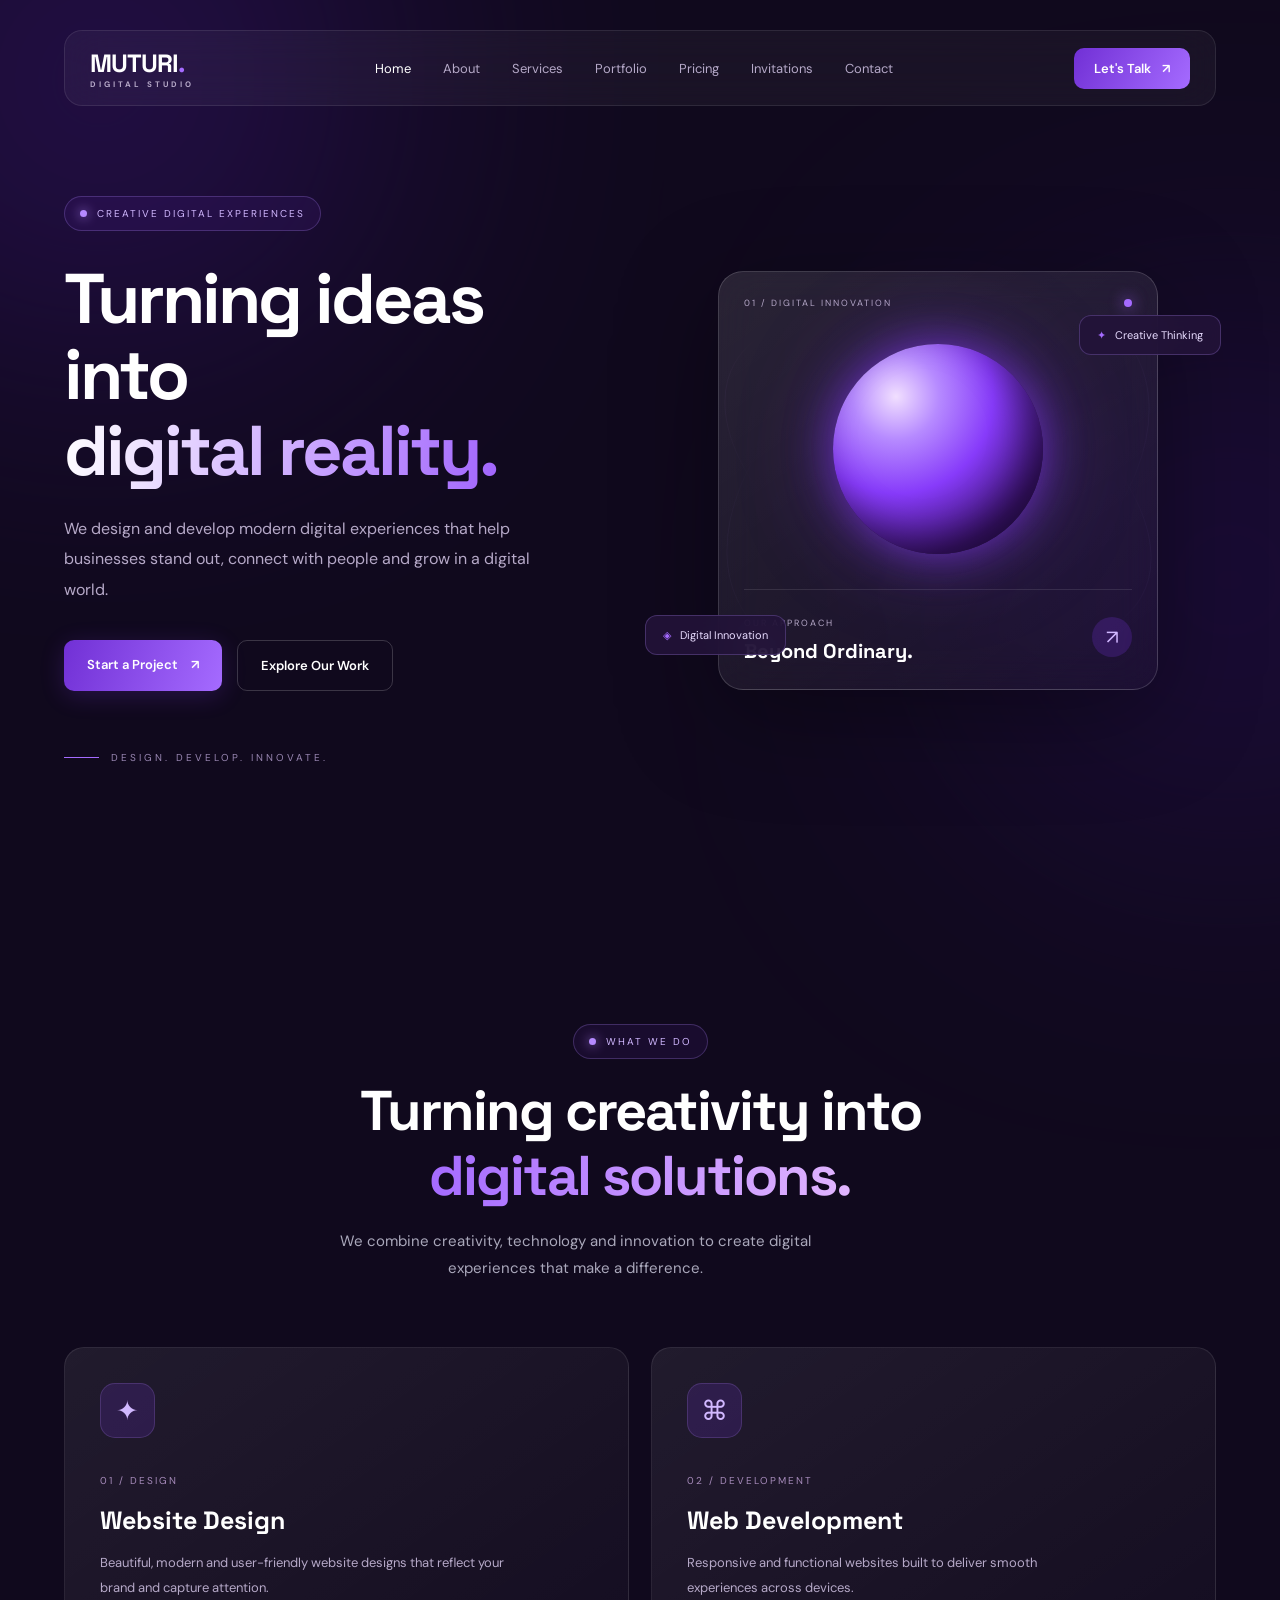
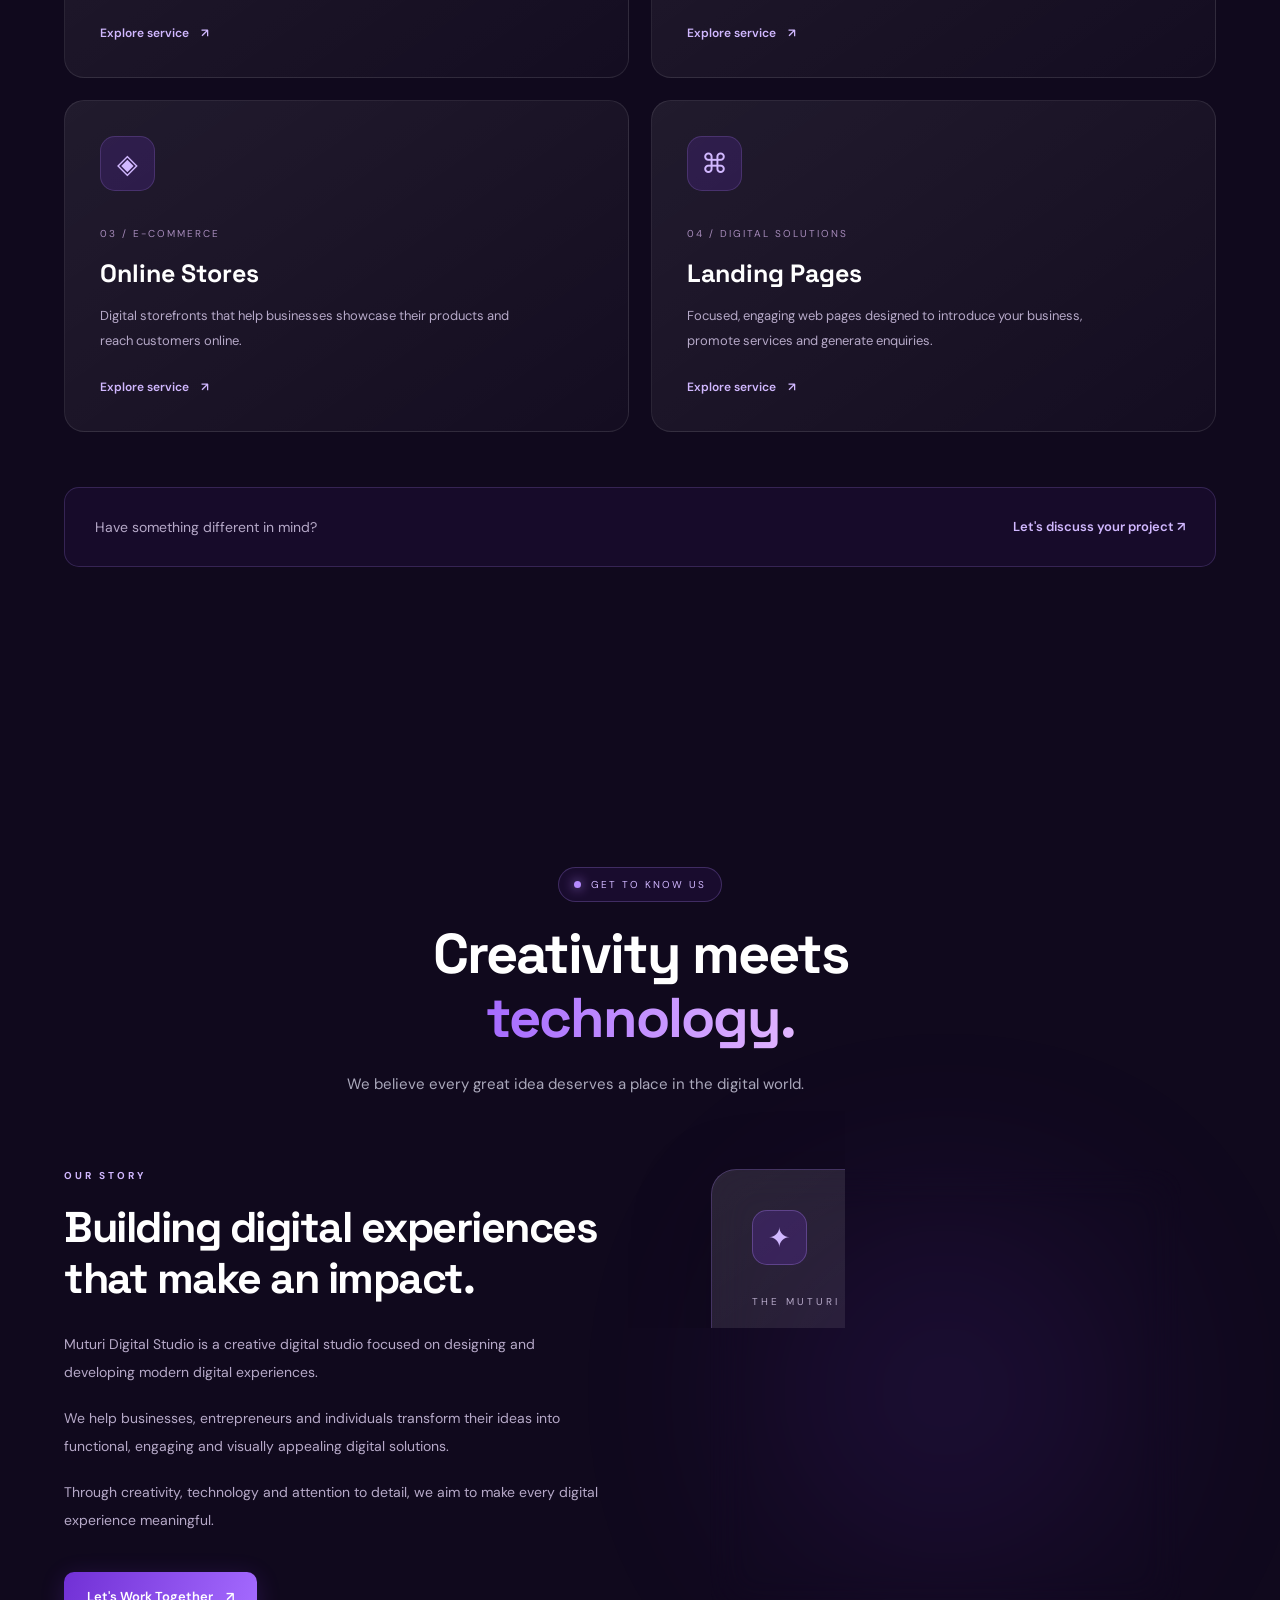
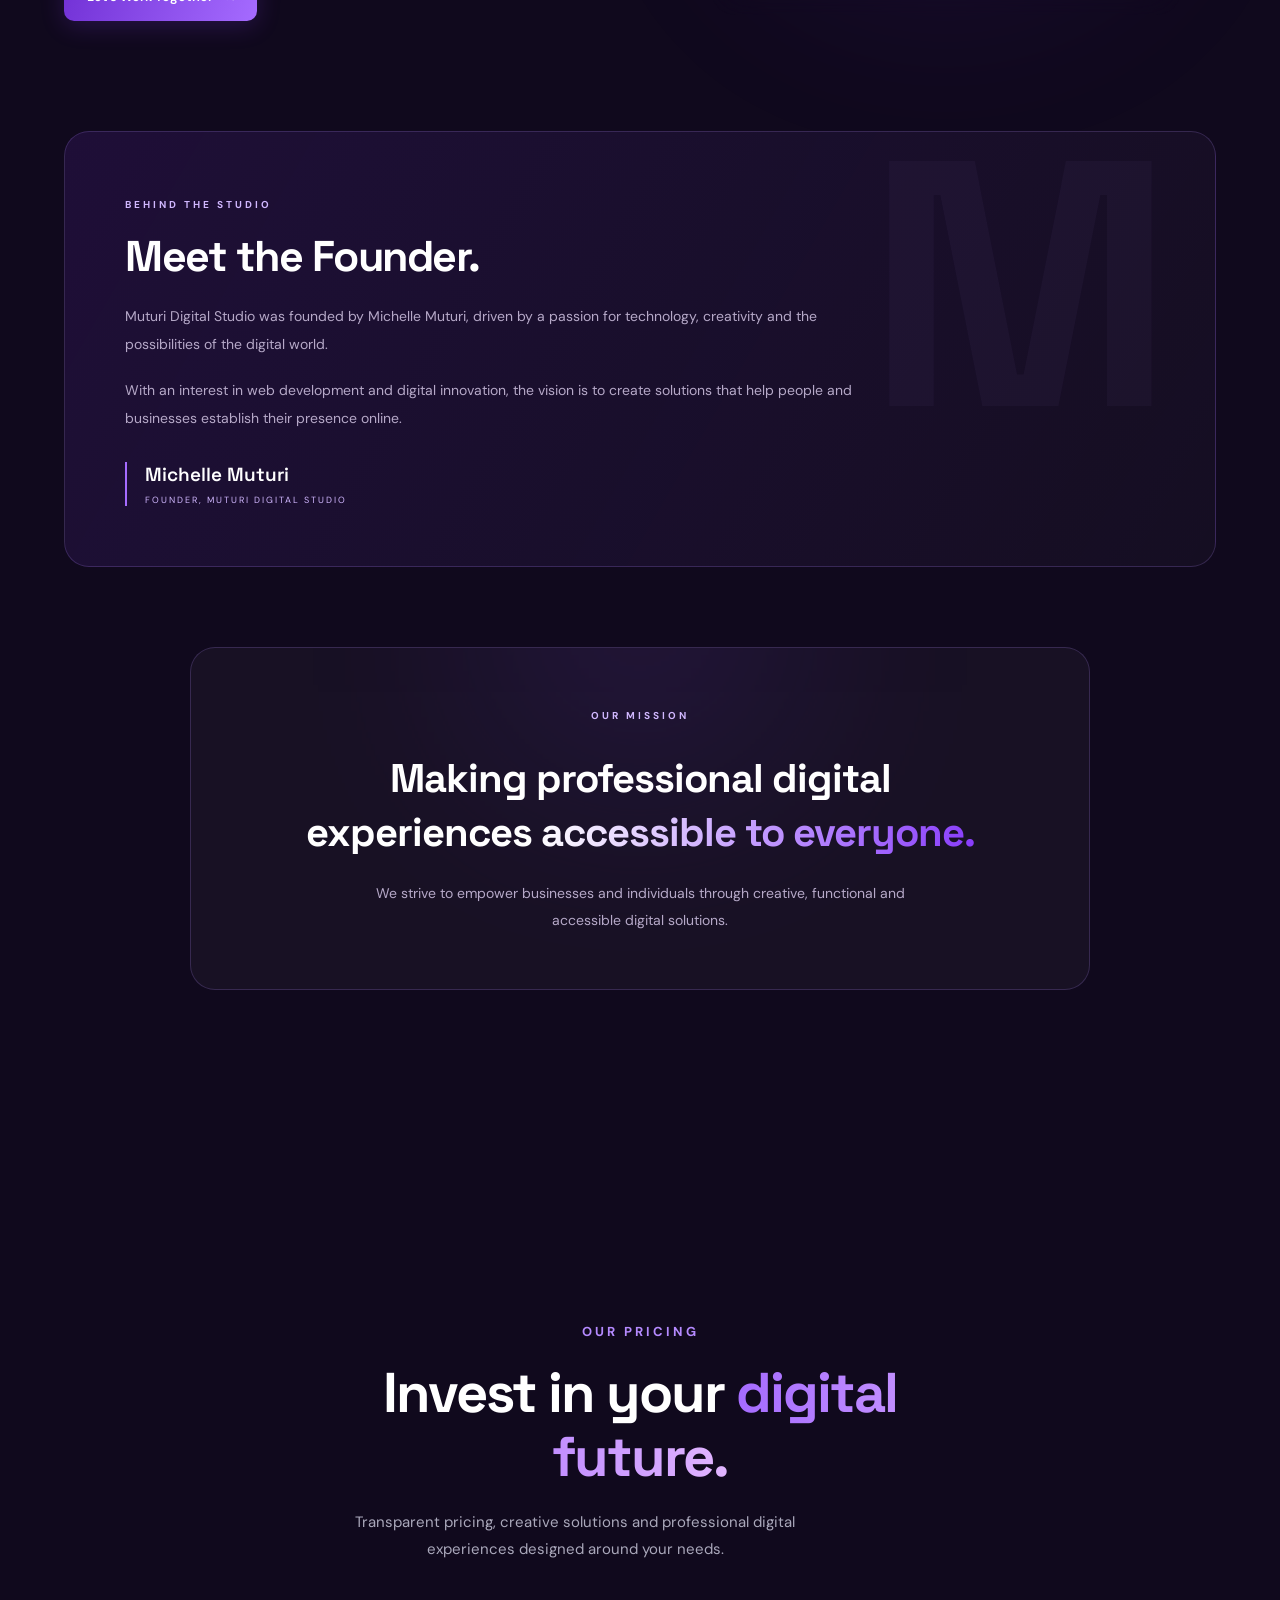
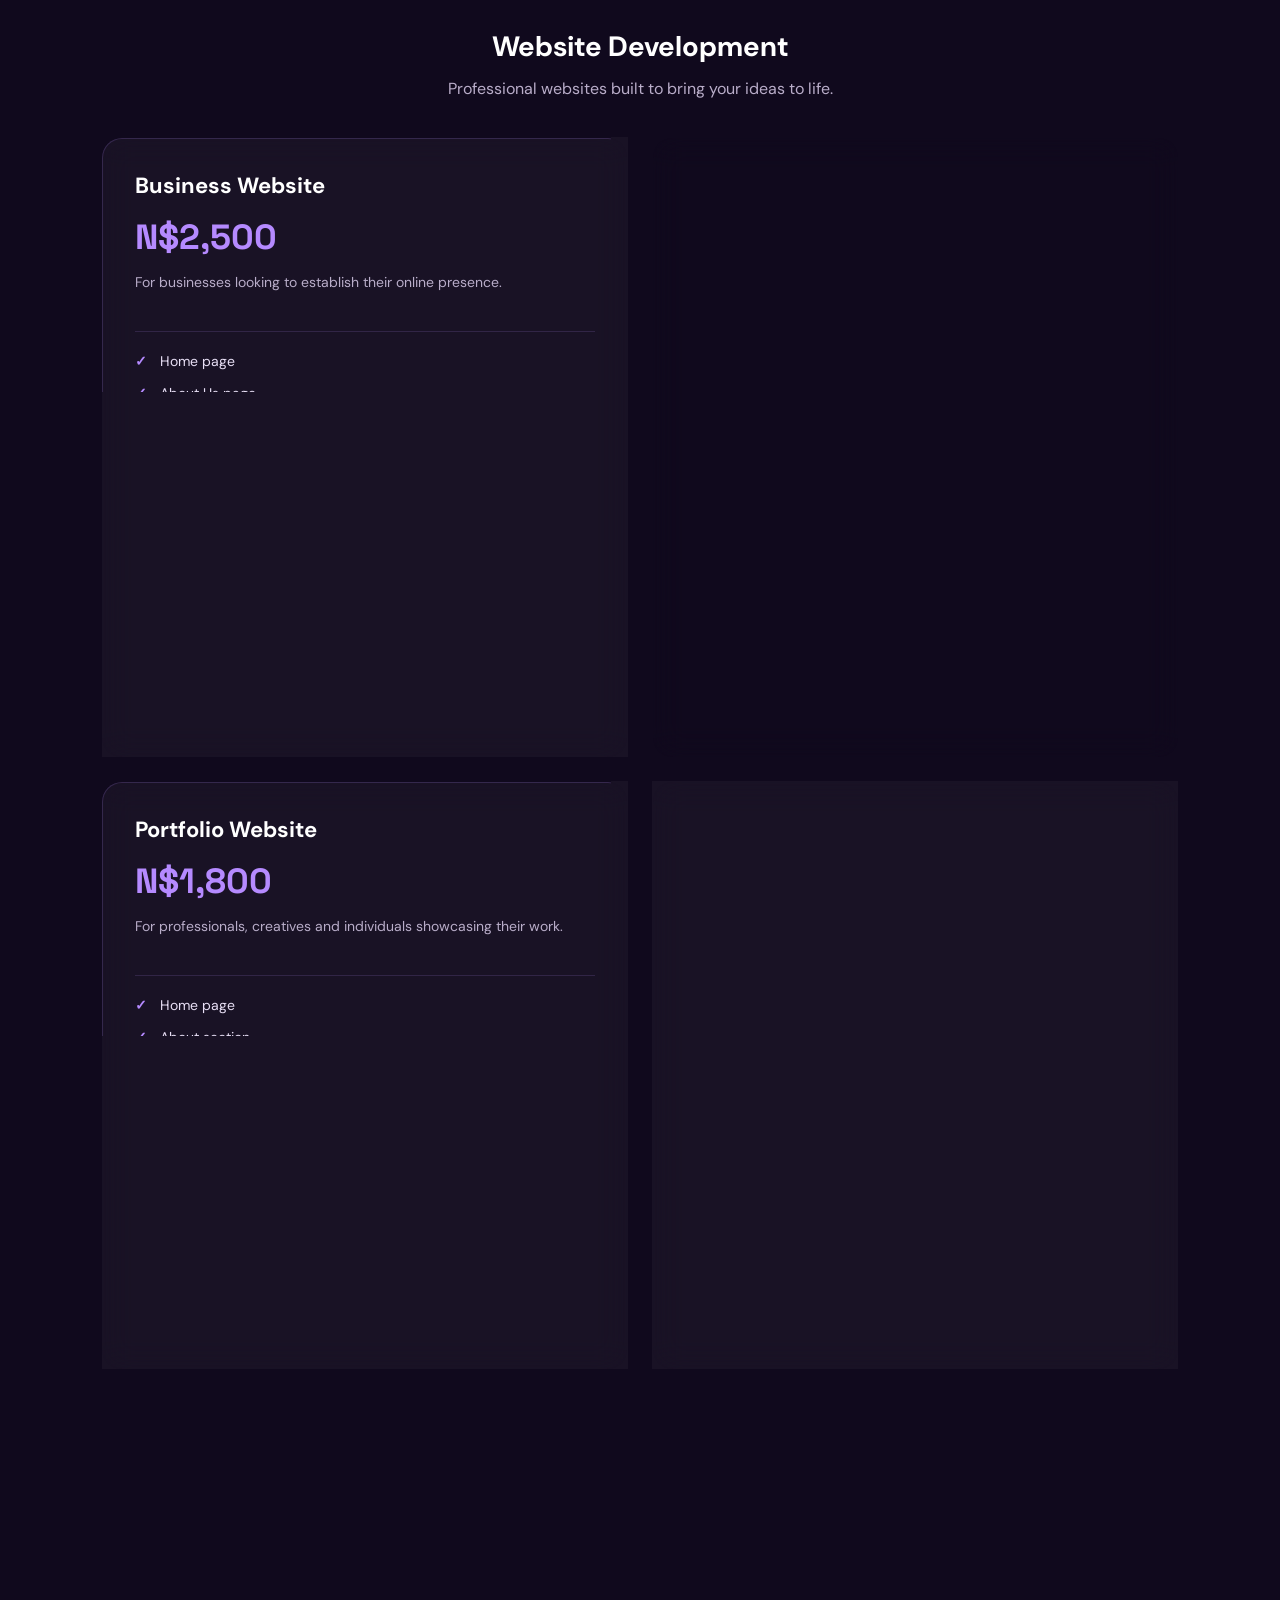
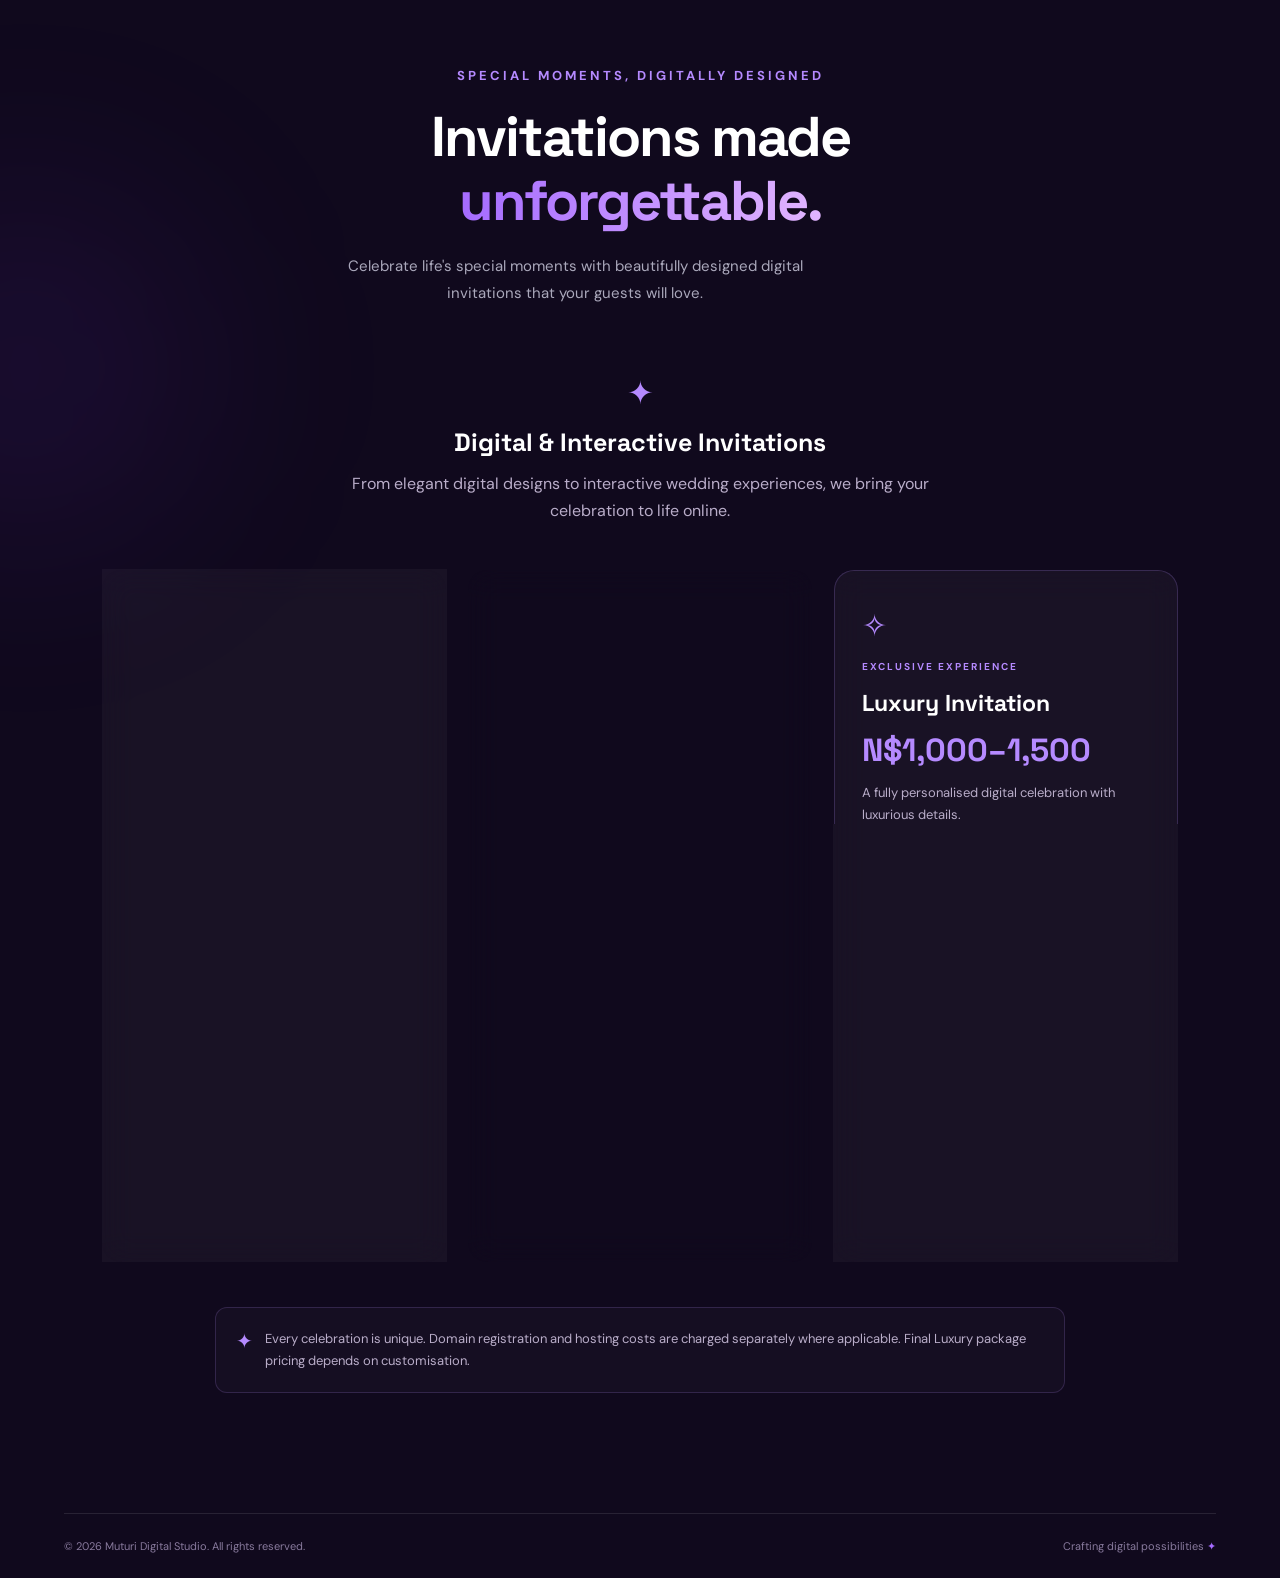
<file: index.html>
<!DOCTYPE html>
<html lang="en">
<head>
    <meta charset="UTF-8">
    <meta name="viewport" content="width=device-width, initial-scale=1.0">

    <meta name="description" content="Muturi Digital Studio creates modern, innovative and responsive digital experiences for businesses and individuals.">

    <title>Muturi Digital Studio | Digital Experiences</title>

    <link rel="preconnect" href="https://fonts.googleapis.com">
    <link rel="preconnect" href="https://fonts.gstatic.com" crossorigin>

    <link href="https://fonts.googleapis.com/css2?family=DM+Sans:wght@400;500;600;700;800&family=Space+Grotesk:wght@400;500;600;700&display=swap" rel="stylesheet">

    <link rel="stylesheet" href="css/style.css">
</head>

<body>

    <div class="background-glow glow-one"></div>
    <div class="background-glow glow-two"></div>

    <!-- NAVIGATION -->
    <header class="navbar">

        <a href="index.html" class="logo">
            MUTURI<span>.</span>
            <small>DIGITAL STUDIO</small>
        </a>

        <nav class="nav-links" id="navLinks">
            <a href="index.html" class="active">Home</a>
            <a href="#about">About</a>
            <a href="#services">Services</a>
            <a href="portfolio.html">Portfolio</a>
            <a href="#pricing">Pricing</a>
            <a href="#invitations">Invitations</a>
            <a href="contact.html">Contact</a>
        </nav>

        <a href="contact.html" class="nav-button">
            Let's Talk <span>↗</span>
        </a>

        <button class="menu-toggle" id="menuToggle"
            aria-label="Toggle navigation" aria-expanded="false">
            ☰
        </button>

    </header>

    <main>

        <!-- HERO SECTION -->
        <section class="hero">

            <div class="hero-content">

                <div class="eyebrow">
                    <span class="status-dot"></span>
                    CREATIVE DIGITAL EXPERIENCES
                </div>

                <h1>
                    Turning ideas into
                    <span class="gradient-text">digital reality.</span>
                </h1>

                <p class="hero-description">
                    We design and develop modern digital experiences
                    that help businesses stand out, connect with people
                    and grow in a digital world.
                </p>

                <div class="hero-buttons">

                    <a href="contact.html" class="primary-button">
                        Start a Project <span>↗</span>
                    </a>

                    <a href="portfolio.html" class="secondary-button">
                        Explore Our Work
                    </a>

                </div>

                <div class="hero-note">
                    <span class="note-line"></span>
                    DESIGN. DEVELOP. INNOVATE.
                </div>

            </div>

            <div class="hero-visual">

                <div class="orbital-ring ring-one"></div>
                <div class="orbital-ring ring-two"></div>

                <div class="glass-card">

                    <div class="card-top">
                        <span>01 / DIGITAL INNOVATION</span>
                        <span class="card-dot"></span>
                    </div>

                    <div class="orb-container">
                        <div class="orb"></div>
                    </div>

                    <div class="card-bottom">

                        <div>
                            <small>OUR APPROACH</small>
                            <h3>Beyond Ordinary.</h3>
                        </div>

                        <div class="card-arrow">↗</div>

                    </div>

                </div>

                <div class="floating-tag tag-top">
                    <span>✦</span> Creative Thinking
                </div>

                <div class="floating-tag tag-bottom">
                    <span>◈</span> Digital Innovation
                </div>

            </div>

        </section>


        <!-- SERVICES SECTION -->
        <section class="services-section" id="services">

            <div class="section-heading">

                <div class="eyebrow">
                    <span class="status-dot"></span>
                    WHAT WE DO
                </div>

                <h2>
                    Turning creativity into
                    <span class="gradient-text">digital solutions.</span>
                </h2>

                <p>
                    We combine creativity, technology and innovation
                    to create digital experiences that make a difference.
                </p>

            </div>

            <div class="services-grid">

                <!-- SERVICE 1 -->
                <div class="service-card">

                    <div class="service-icon">✦</div>

                    <span class="service-number">01 / DESIGN</span>

                    <h3>Website Design</h3>

                    <p>
                        Beautiful, modern and user-friendly website designs
                        that reflect your brand and capture attention.
                    </p>

                    <a href="contact.html" class="service-link">
                        Explore service <span>↗</span>
                    </a>

                </div>

                <!-- SERVICE 2 -->
                <div class="service-card">

                    <div class="service-icon">⌘</div>

                    <span class="service-number">02 / DEVELOPMENT</span>

                    <h3>Web Development</h3>

                    <p>
                        Responsive and functional websites built to
                        deliver smooth experiences across devices.
                    </p>

                    <a href="contact.html" class="service-link">
                        Explore service <span>↗</span>
                    </a>

                </div>

                <!-- SERVICE 3 -->
                <div class="service-card">

                    <div class="service-icon">◈</div>

                    <span class="service-number">03 / E-COMMERCE</span>

                    <h3>Online Stores</h3>

                    <p>
                        Digital storefronts that help businesses showcase
                        their products and reach customers online.
                    </p>

                    <a href="contact.html" class="service-link">
                        Explore service <span>↗</span>
                    </a>

                </div>

                <!-- SERVICE 4 -->
                <div class="service-card">

                    <div class="service-icon">⌘</div>

                    <span class="service-number">04 / DIGITAL SOLUTIONS</span>

                    <h3>Landing Pages</h3>

                    <p>
                        Focused, engaging web pages designed to introduce
                        your business, promote services and generate enquiries.
                    </p>

                    <a href="contact.html" class="service-link">
                        Explore service <span>↗</span>
                    </a>

                </div>

            </div>

            <div class="services-bottom">
                <p>Have something different in mind?</p>

                <a href="contact.html">
                    Let's discuss your project <span>↗</span>
                </a>
            </div>

        </section>
        <!-- END SERVICES SECTION -->


        <!-- ABOUT SECTION -->
        <section class="about-section" id="about">

            <div class="section-heading">

                <div class="eyebrow">
                    <span class="status-dot"></span>
                    GET TO KNOW US
                </div>

                <h2>
                    Creativity meets
                    <span class="gradient-text">technology.</span>
                </h2>

                <p>
                    We believe every great idea deserves a place
                    in the digital world.
                </p>

            </div>

            <div class="about-content">

                <!-- OUR STORY -->
                <div class="about-text">

                    <span class="about-label">OUR STORY</span>

                    <h3>
                        Building digital experiences
                        that make an impact.
                    </h3>

                    <p>
                        Muturi Digital Studio is a creative digital studio
                        focused on designing and developing modern digital
                        experiences.
                    </p>

                    <p>
                        We help businesses, entrepreneurs and individuals
                        transform their ideas into functional, engaging
                        and visually appealing digital solutions.
                    </p>

                    <p>
                        Through creativity, technology and attention to
                        detail, we aim to make every digital experience
                        meaningful.
                    </p>

                    <a href="contact.html" class="primary-button">
                        Let's Work Together <span>↗</span>
                    </a>

                </div>

                <!-- ABOUT VISUAL -->
                <div class="about-visual">

                    <div class="about-glass-card">

                        <div class="about-card-icon">✦</div>

                        <span>THE MUTURI APPROACH</span>

                        <h3>
                            Ideas.
                            <span class="gradient-text">Innovation.</span>
                            Impact.
                        </h3>

                        <p>
                            Turning imagination into meaningful
                            digital experiences.
                        </p>

                        <div class="about-card-bottom">
                            <span>DESIGN. DEVELOP. INNOVATE.</span>
                            <span>✧</span>
                        </div>

                    </div>

                </div>

            </div>


            <!-- FOUNDER SECTION -->
            <div class="founder-section">

                <div class="founder-content">

                    <span class="about-label">BEHIND THE STUDIO</span>

                    <h3>Meet the Founder.</h3>

                    <p>
                        Muturi Digital Studio was founded by Michelle Muturi,
                        driven by a passion for technology, creativity and
                        the possibilities of the digital world.
                    </p>

                    <p>
                        With an interest in web development and digital
                        innovation, the vision is to create solutions that
                        help people and businesses establish their presence
                        online.
                    </p>

                    <div class="founder-signature">
                        <span>Michelle Muturi</span>
                        <small>FOUNDER, MUTURI DIGITAL STUDIO</small>
                    </div>

                </div>

            </div>


            <!-- OUR MISSION -->
            <div class="mission-card">

                <span class="about-label">OUR MISSION</span>

                <h3>
                    Making professional digital experiences
                    <span class="gradient-text">accessible to everyone.</span>
                </h3>

                <p>
                    We strive to empower businesses and individuals
                    through creative, functional and accessible
                    digital solutions.
                </p>

            </div>

        </section>
        <!-- END ABOUT SECTION -->


        <!-- PRICING SECTION -->
        <section class="pricing-section" id="pricing">

            <div class="section-heading">

                <span class="section-tag">OUR PRICING</span>

                <h2>
                    Invest in your <span>digital future.</span>
                </h2>

                <p>
                    Transparent pricing, creative solutions and professional
                    digital experiences designed around your needs.
                </p>

            </div>

            <!-- WEBSITE DEVELOPMENT -->
            <div class="pricing-category">

                <div class="pricing-category-heading">
                    <h3>Website Development</h3>
                    <p>Professional websites built to bring your ideas to life.</p>
                </div>

                <div class="pricing-grid">

                    <!-- BUSINESS WEBSITE -->
                    <div class="pricing-card">

                        <div class="pricing-card-top">
                            <h4>Business Website</h4>
                            <div class="price">N$2,500</div>
                            <p>For businesses looking to establish their online presence.</p>
                        </div>

                        <ul class="pricing-features">
                            <li>Home page</li>
                            <li>About Us page</li>
                            <li>Services page</li>
                            <li>Contact page</li>
                            <li>WhatsApp integration</li>
                            <li>Mobile responsiveness</li>
                            <li>Basic animations and styling</li>
                            <li>Deployment</li>
                        </ul>

                        <a href="contact.html" class="pricing-button">Get Started</a>

                    </div>


                    <!-- E-COMMERCE WEBSITE -->
                    <div class="pricing-card featured">

                        <div class="popular-label">E-COMMERCE</div>

                        <div class="pricing-card-top">
                            <h4>E-commerce Website</h4>
                            <div class="price">N$3,500</div>
                            <p>For businesses ready to showcase and sell products online.</p>
                        </div>

                        <ul class="pricing-features">
                            <li>Home page</li>
                            <li>Shop page</li>
                            <li>Product listings</li>
                            <li>Product descriptions</li>
                            <li>Shopping cart</li>
                            <li>Checkout setup</li>
                            <li>WhatsApp ordering option</li>
                            <li>Responsive design</li>
                            <li>Deployment</li>
                        </ul>

                        <a href="contact.html" class="pricing-button">Get Started</a>

                    </div>


                    <!-- PORTFOLIO WEBSITE -->
                    <div class="pricing-card">

                        <div class="pricing-card-top">
                            <h4>Portfolio Website</h4>
                            <div class="price">N$1,800</div>
                            <p>For professionals, creatives and individuals showcasing their work.</p>
                        </div>

                        <ul class="pricing-features">
                            <li>Home page</li>
                            <li>About section</li>
                            <li>Skills and experience</li>
                            <li>Projects showcase</li>
                            <li>Contact page</li>
                            <li>Social media links</li>
                            <li>Responsive design</li>
                            <li>Deployment</li>
                        </ul>

                        <a href="contact.html" class="pricing-button">Get Started</a>

                    </div>


                    <!-- BOOKING WEBSITE -->
                    <div class="pricing-card">

                        <div class="pricing-card-top">
                            <h4>Booking Website</h4>
                            <div class="price">N$4,500</div>
                            <p>For service providers who want clients to book appointments online.</p>
                        </div>

                        <ul class="pricing-features">
                            <li>Home page</li>
                            <li>Services page</li>
                            <li>Booking form</li>
                            <li>Appointment date and time selection</li>
                            <li>Contact details</li>
                            <li>Booking confirmation setup</li>
                            <li>Responsive design</li>
                            <li>Deployment</li>
                        </ul>

                        <a href="contact.html" class="pricing-button">Get Started</a>

                    </div>

                </div>

            </div>

        </section>
        <!-- END PRICING SECTION -->


        <!-- DIGITAL INVITATIONS SECTION -->
        <section class="invitation-section" id="invitations">

            <div class="section-heading">

                <span class="section-tag">SPECIAL MOMENTS, DIGITALLY DESIGNED</span>

                <h2>
                    Invitations made <span>unforgettable.</span>
                </h2>

                <p>
                    Celebrate life's special moments with beautifully designed
                    digital invitations that your guests will love.
                </p>

            </div>

            <div class="invitation-intro">

                <span class="invitation-icon">✦</span>

                <h3>Digital & Interactive Invitations</h3>

                <p>
                    From elegant digital designs to interactive wedding experiences,
                    we bring your celebration to life online.
                </p>

            </div>


            <div class="invitation-grid">

                <!-- BASIC INVITATION -->
                <div class="invitation-card">

                    <div class="invitation-decoration">✧</div>

                    <span class="invitation-label">SIMPLE & ELEGANT</span>

                    <h3>Basic Invitation</h3>

                    <div class="invitation-price">N$350</div>

                    <p class="invitation-description">
                        A beautiful digital invitation for your special day.
                    </p>

                    <div class="invitation-divider"></div>

                    <ul class="pricing-features">
                        <li>Couple's names and wedding date</li>
                        <li>Digital invitation design</li>
                        <li>Venue and dress code</li>
                        <li>Personalised website link</li>
                    </ul>

                    <a href="contact.html" class="invitation-button">
                        Choose Basic
                    </a>

                </div>


                <!-- PREMIUM INVITATION -->
                <div class="invitation-card invitation-featured">

                    <div class="invitation-decoration">✦</div>

                    <span class="invitation-label">MOST POPULAR</span>

                    <h3>Premium Invitation</h3>

                    <div class="invitation-price">N$650</div>

                    <p class="invitation-description">
                        An interactive experience designed to impress your guests.
                    </p>

                    <div class="invitation-divider"></div>

                    <p class="invitation-includes">Everything in Basic, plus:</p>

                    <ul class="pricing-features">
                        <li>Interactive opening envelope</li>
                        <li>Countdown timer</li>
                        <li>Photo gallery</li>
                        <li>RSVP form</li>
                        <li>Email notifications</li>
                        <li>Personalised website link</li>
                    </ul>

                    <a href="contact.html" class="invitation-button">
                        Choose Premium
                    </a>

                </div>


                <!-- LUXURY INVITATION -->
                <div class="invitation-card">

                    <div class="invitation-decoration">✧</div>

                    <span class="invitation-label">EXCLUSIVE EXPERIENCE</span>

                    <h3>Luxury Invitation</h3>

                    <div class="invitation-price">N$1,000–1,500</div>

                    <p class="invitation-description">
                        A fully personalised digital celebration with luxurious details.
                    </p>

                    <div class="invitation-divider"></div>

                    <p class="invitation-includes">Everything in Premium, plus:</p>

                    <ul class="pricing-features">
                        <li>Advanced animations</li>
                        <li>Custom design and colour scheme</li>
                        <li>Guest QR code</li>
                        <li>Custom domain setup</li>
                        <li>Additional personalisation</li>
                    </ul>

                    <a href="contact.html" class="invitation-button">
                        Choose Luxury
                    </a>

                </div>

            </div>


            <div class="invitation-note">

                <span>✦</span>

                <p>
                    Every celebration is unique. Domain registration and hosting
                    costs are charged separately where applicable.
                    Final Luxury package pricing depends on customisation.
                </p>

            </div>

        </section>
        <!-- END DIGITAL INVITATIONS SECTION -->

    </main>


    <!-- FOOTER -->
    <footer class="footer">

        <p>© 2026 Muturi Digital Studio. All rights reserved.</p>

        <p>Crafting digital possibilities <span>✦</span></p>

    </footer>


    <!-- JAVASCRIPT -->
    <script src="js/script.js"></script>

</body>
</html>
</file>
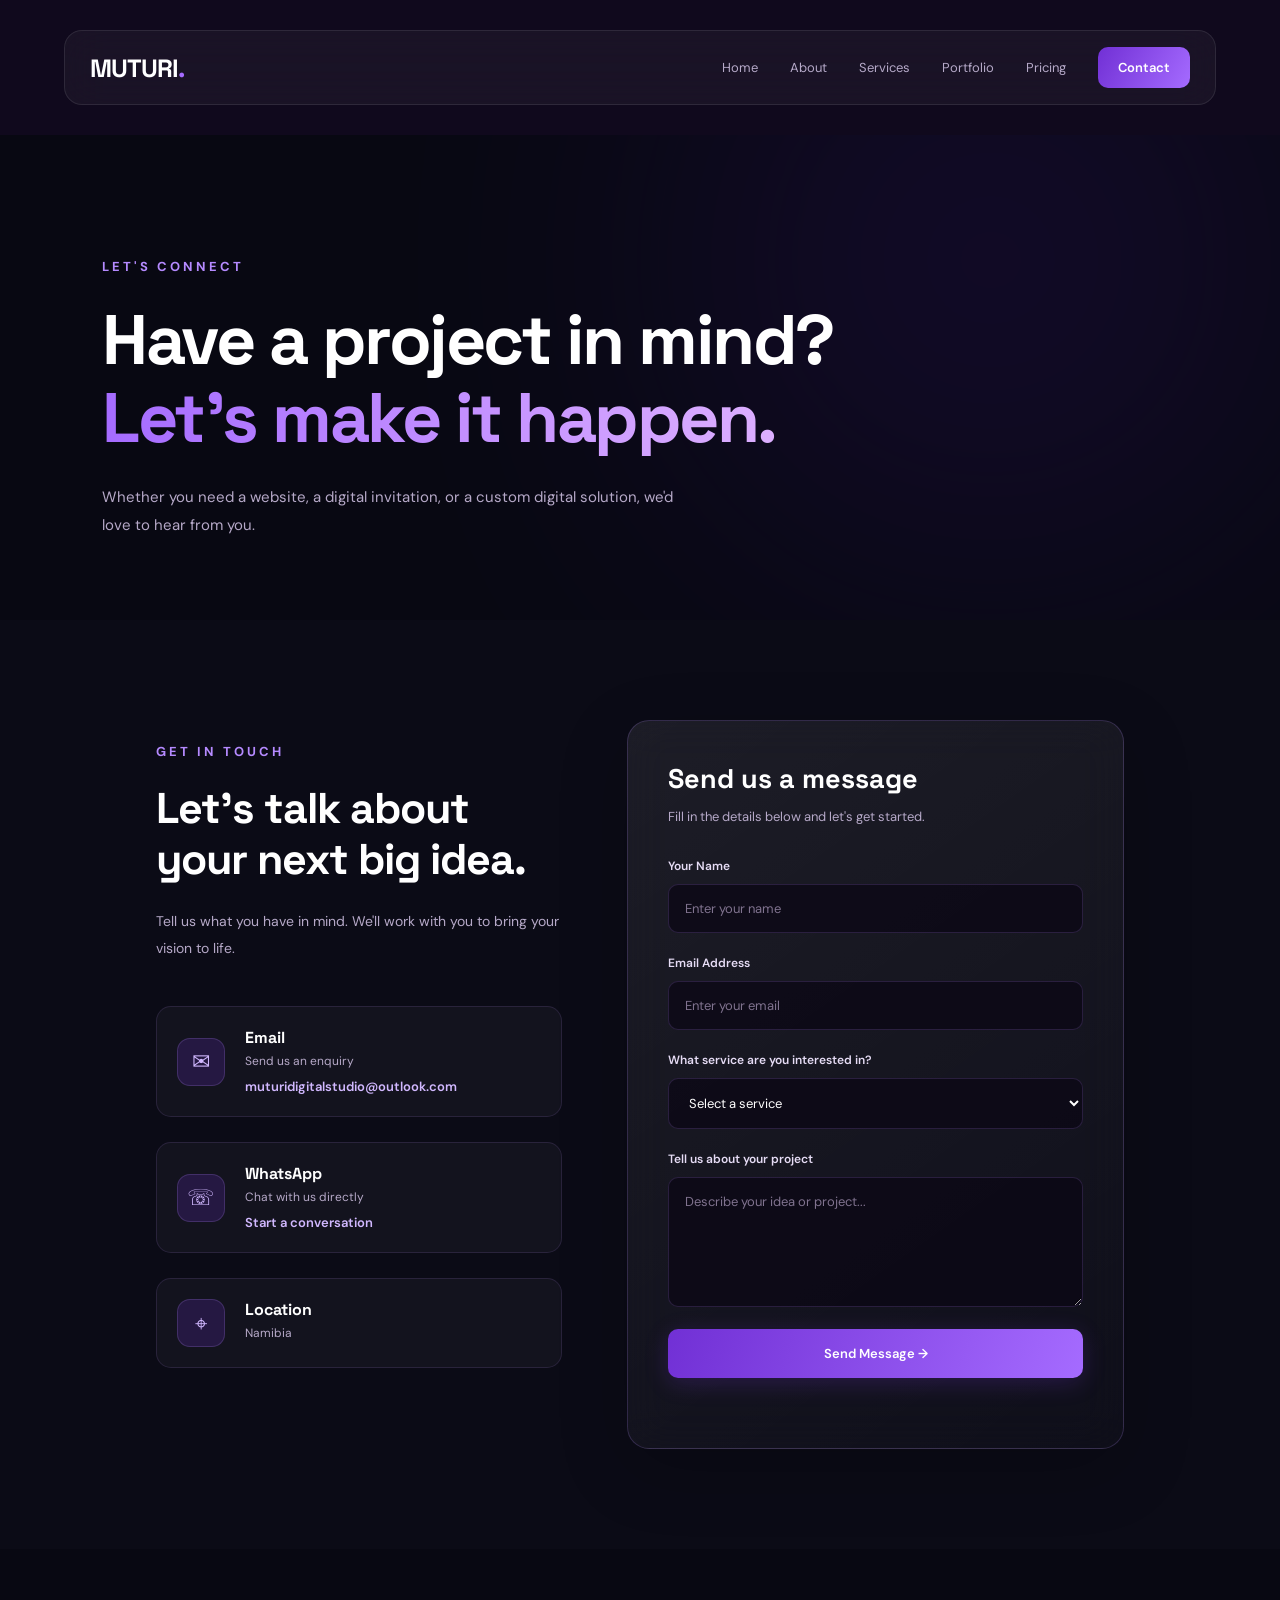
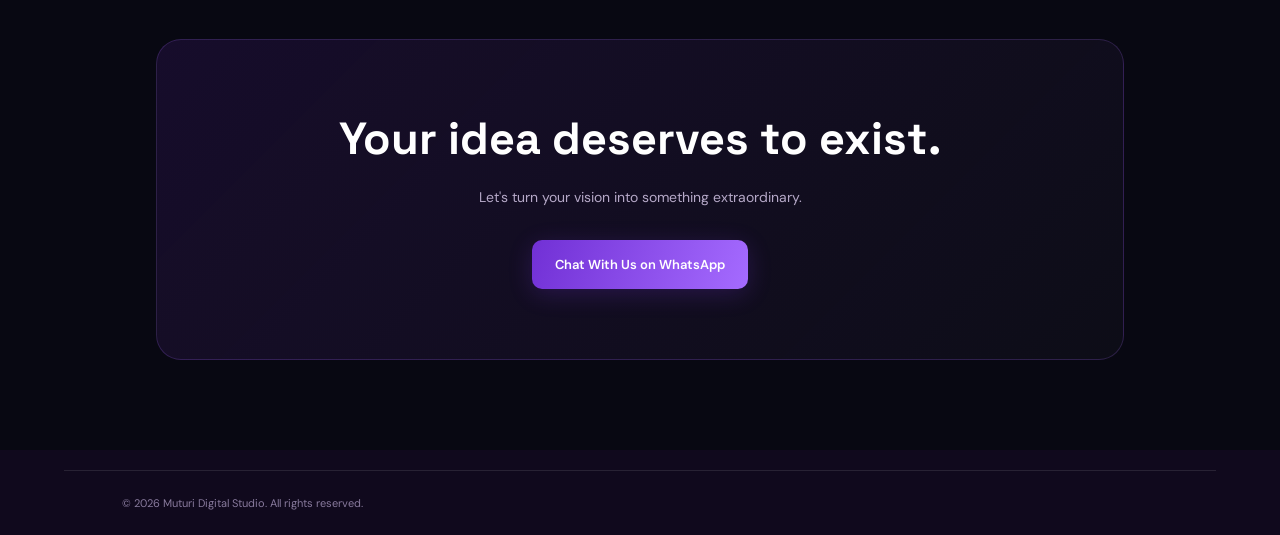
<file: contact.html>
<!DOCTYPE html>
<html lang="en">
<head>
    <meta charset="UTF-8">
    <meta name="viewport" content="width=device-width, initial-scale=1.0">
    <title>Contact Us | Muturi Digital Studio</title>

    <link rel="stylesheet" href="css/style.css">

    <link rel="preconnect" href="https://fonts.googleapis.com">
    <link rel="preconnect" href="https://fonts.gstatic.com" crossorigin>
    <link href="https://fonts.googleapis.com/css2?family=DM+Sans:wght@400;500;600;700&family=Space+Grotesk:wght@400;500;600;700&display=swap" rel="stylesheet">
</head>

<body>

    
<!-- NAVIGATION -->
<nav class="navbar">
    <div class="container nav-container">

        <a href="index.html" class="logo">MUTURI<span>.</span></a>

        <div class="nav-links" id="navLinks">
            <a href="index.html">Home</a>
            <a href="about.html">About</a>
            <a href="index.html#services">Services</a>
            <a href="portfolio.html">Portfolio</a>
            <a href="index.html#pricing">Pricing</a>
            <a href="contact.html" class="nav-button active">Contact</a>
        </div>

        <button class="menu-toggle" id="menuToggle"
            aria-label="Open navigation" aria-expanded="false">
            ☰
        </button>

    </div>
</nav>



    <!-- CONTACT HERO -->
    <section class="contact-hero">

        <div class="contact-glow"></div>

        <div class="contact-hero-content">

            <span class="section-tag">LET'S CONNECT</span>

            <h1>
                Have a project in mind?
                <span>Let's make it happen.</span>
            </h1>

            <p>
                Whether you need a website, a digital invitation,
                or a custom digital solution, we'd love to hear from you.
            </p>

        </div>

    </section>


    <!-- CONTACT SECTION -->
    <section class="contact-section">

        <div class="container contact-grid">

            <!-- CONTACT INFORMATION -->
            <div class="contact-info">

                <span class="section-tag">GET IN TOUCH</span>

                <h2>Let's talk about your next big idea.</h2>

                <p>
                    Tell us what you have in mind. We'll work with you
                    to bring your vision to life.
                </p>

                <div class="contact-methods">

                    <div class="contact-method">
                        <div class="contact-icon">✉</div>
                        <div>
                            <h3>Email</h3>
                            <p>Send us an enquiry</p>
                            <a href="mailto:muturidigitalstudio@outlook.com">
                                muturidigitalstudio@outlook.com
                            </a>
                        </div>
                    </div>

                    <div class="contact-method">
                        <div class="contact-icon">☏</div>
                        <div>
                            <h3>WhatsApp</h3>
                            <p>Chat with us directly</p>
                            <a href="https://wa.me/26482496417" target="_blank">
                                Start a conversation
                            </a>
                        </div>
                    </div>

                    <div class="contact-method">
                        <div class="contact-icon">⌖</div>
                        <div>
                            <h3>Location</h3>
                            <p>Namibia</p>
                        </div>
                    </div>

                </div>

            </div>


            <!-- CONTACT FORM -->
            <div class="contact-form-container">

                <form class="contact-form" id="contactForm">

                    <h2>Send us a message</h2>

                    <p>Fill in the details below and let's get started.</p>

                    <div class="form-group">
                        <label for="name">Your Name</label>
                        <input type="text" id="name" name="name"
                            placeholder="Enter your name" required>
                    </div>

                    <div class="form-group">
                        <label for="email">Email Address</label>
                        <input type="email" id="email" name="email"
                            placeholder="Enter your email" required>
                    </div>

                    <div class="form-group">
                        <label for="service">What service are you interested in?</label>

                        <select id="service" name="service" required>
                            <option value="">Select a service</option>
                            <option>Business Website</option>
                            <option>E-commerce Website</option>
                            <option>Portfolio Website</option>
                            <option>Booking Website</option>
                            <option>Digital Invitations</option>
                            <option>Other</option>
                        </select>
                    </div>

                    <div class="form-group">
                        <label for="message">Tell us about your project</label>
                        <textarea id="message" name="message"
                            placeholder="Describe your idea or project..."
                            rows="5" required></textarea>
                    </div>

                    <button type="submit" class="primary-button">
                        Send Message →
                    </button>

                    <p id="formMessage" class="form-message"></p>

                </form>

            </div>

        </div>

    </section>


    <!-- FINAL CTA -->
    <section class="contact-cta">

        <div class="container">
            <div class="contact-cta-card">

                <h2>Your idea deserves to exist.</h2>

                <p>
                    Let's turn your vision into something extraordinary.
                </p>

                <a href="https://wa.me/264812496417" target="_blank"
                    class="primary-button">
                    Chat With Us on WhatsApp
                </a>

            </div>
        </div>

    </section>


    <!-- FOOTER -->
    <footer class="footer">
        <div class="container">
            <p>© 2026 Muturi Digital Studio. All rights reserved.</p>
        </div>
    </footer>


    <script src="js/script.js"></script>

    
<script>



    const contactForm = document.getElementById("contactForm");

    contactForm.addEventListener("submit", function(event) {
        event.preventDefault();

        const name = document.getElementById("name").value.trim();
        const email = document.getElementById("email").value.trim();
        const service = document.getElementById("service").value;
        const message = document.getElementById("message").value.trim();

        const whatsappMessage =
            "Hello Muturi Digital Studio!\n\n" +
            "Name: " + name + "\n" +
            "Email: " + email + "\n" +
            "Service: " + service + "\n" +
            "Project Details: " + message;

        const whatsappURL =
            "https://wa.me/264812496417?text=" +
            encodeURIComponent(whatsappMessage);

        window.open(whatsappURL, "_blank");
    });
</script>

</body>
</html>
</file>
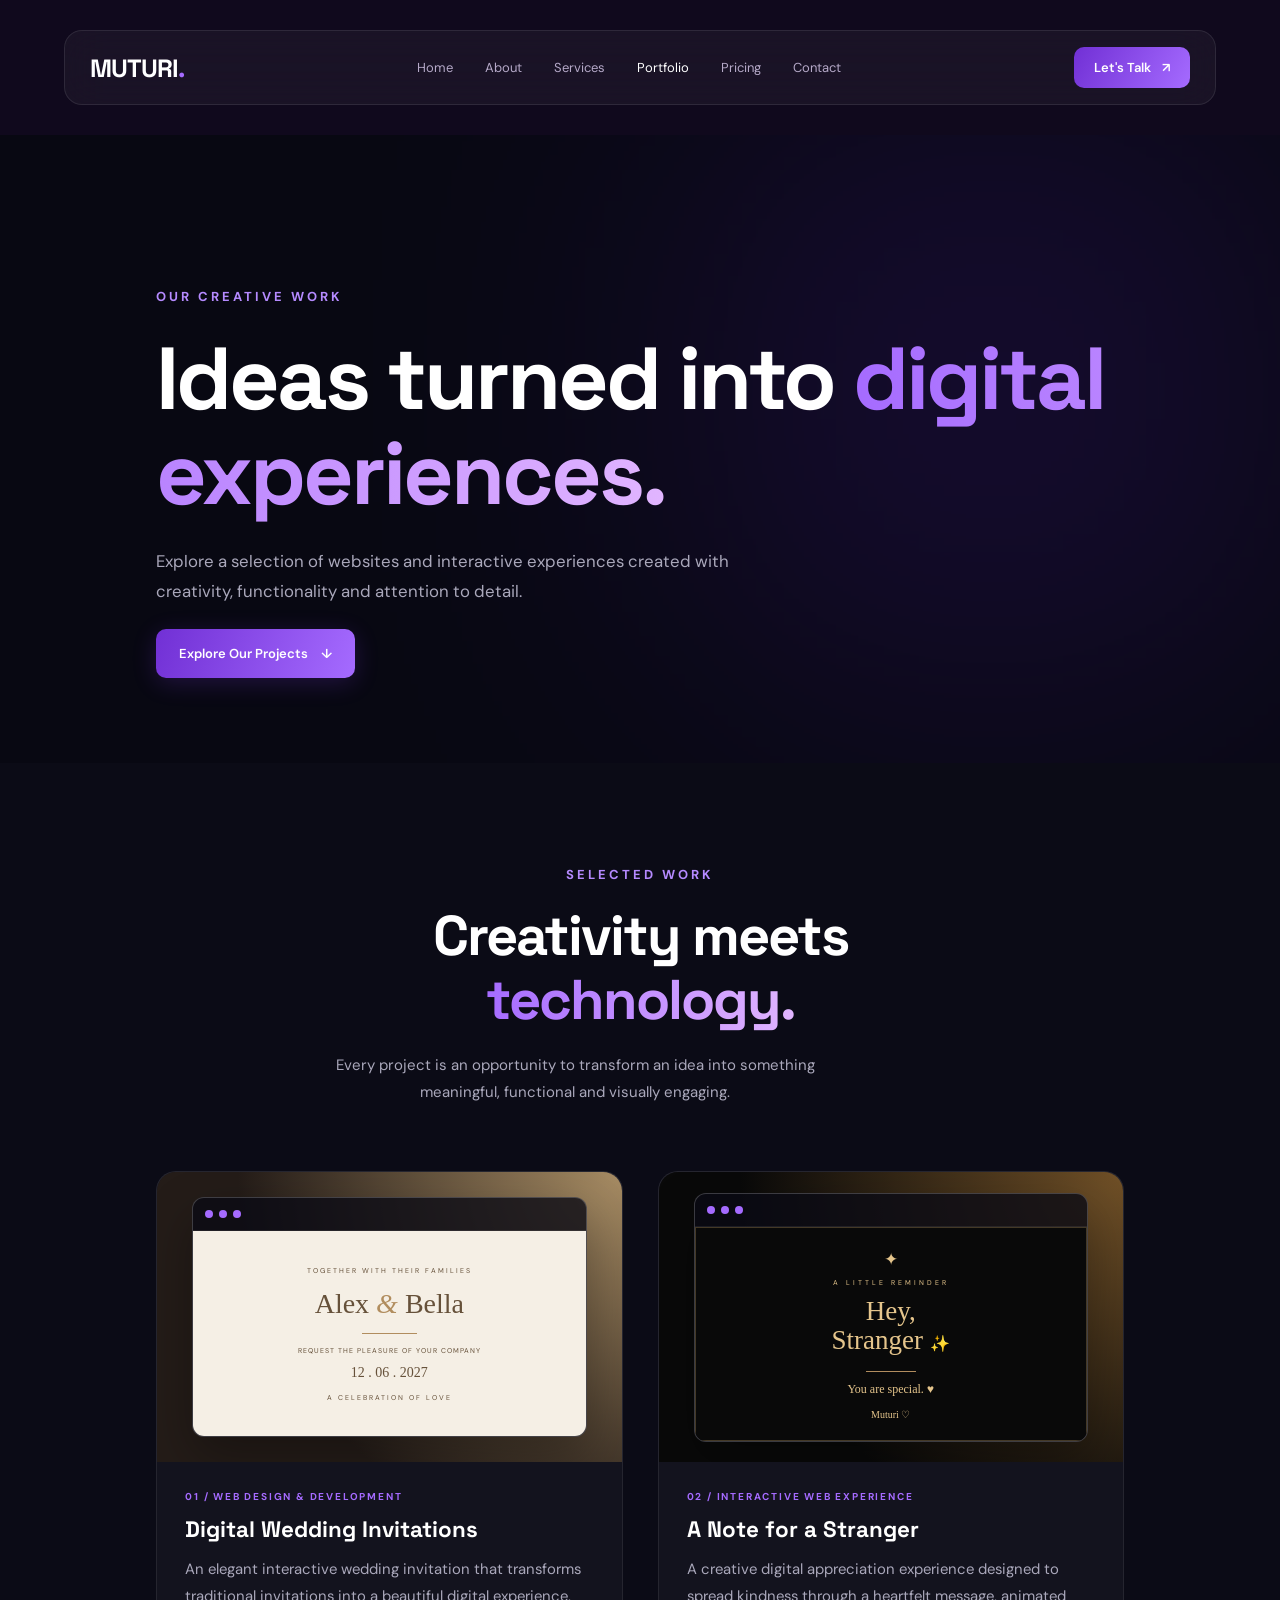
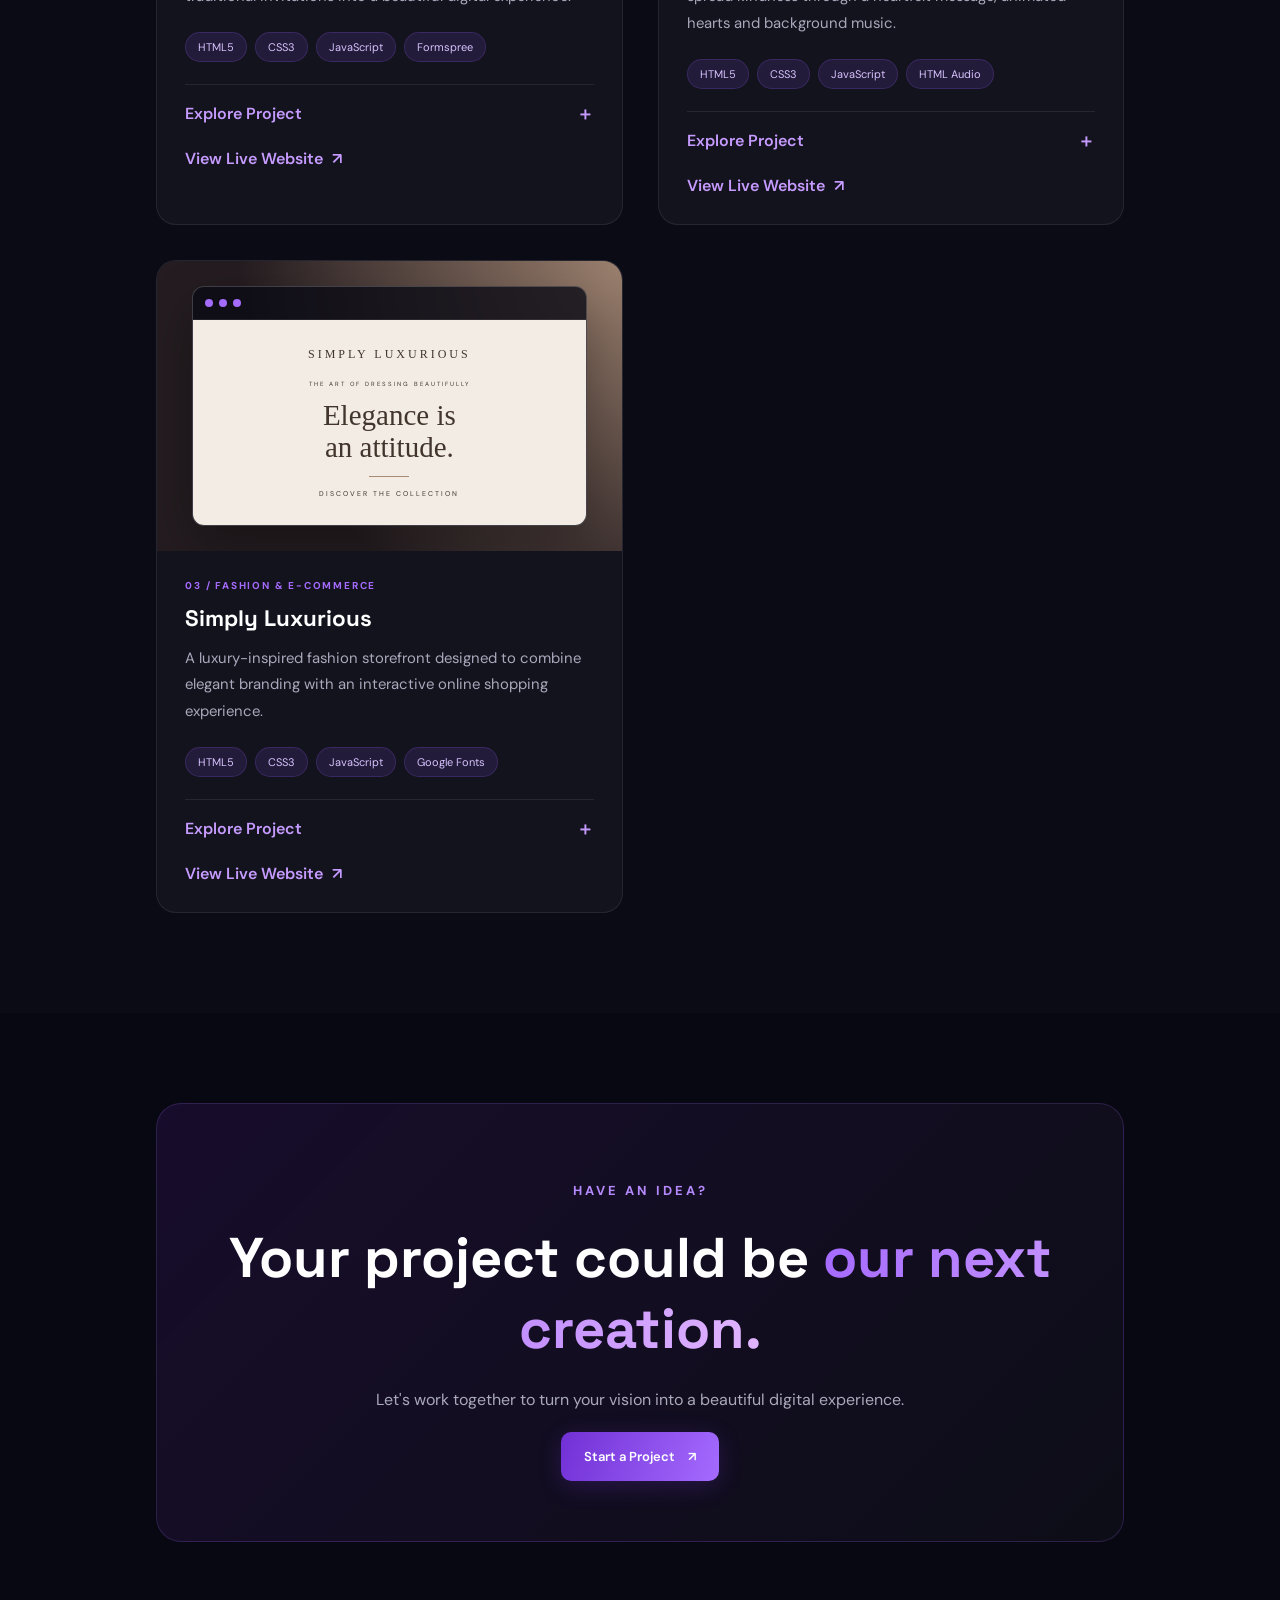
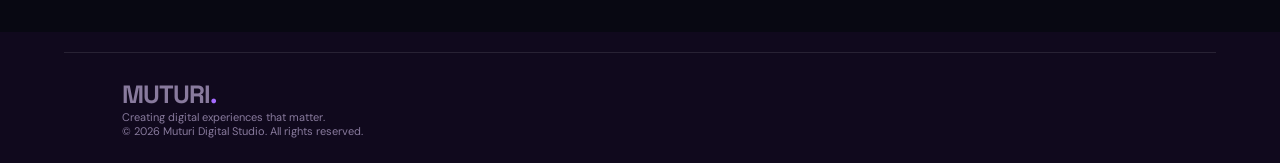
<file: portfolio.html>
<!DOCTYPE html>
<html lang="en">

<head>
    <meta charset="UTF-8">
    <meta name="viewport" content="width=device-width, initial-scale=1.0">

    <meta name="description" content="Explore websites and interactive digital experiences created by Muturi Digital Studio.">

    <title>Our Portfolio | Muturi Digital Studio</title>

    <link rel="preconnect" href="https://fonts.googleapis.com">
    <link rel="preconnect" href="https://fonts.gstatic.com" crossorigin>

    <link href="https://fonts.googleapis.com/css2?family=DM+Sans:wght@400;500;600;700&family=Space+Grotesk:wght@400;500;600;700&display=swap" rel="stylesheet">

    <link rel="stylesheet" href="css/style.css">
</head>

<body>

    <!-- NAVIGATION -->
    <header class="navbar">
        <div class="container nav-container">

            <a href="index.html" class="logo">
                MUTURI<span>.</span>
            </a>

            <nav class="nav-links">
                <a href="index.html">Home</a>
                <a href="index.html#about">About</a>
                <a href="index.html#services">Services</a>
                <a href="portfolio.html" class="active">Portfolio</a>
                <a href="index.html#pricing">Pricing</a>
                <a href="contact.html">Contact</a>
            </nav>

            <a href="contact.html" class="nav-button">Let's Talk <span>↗</span></a>

        </div>
    </header>


    <!-- PORTFOLIO HERO -->
    <section class="portfolio-hero">

        <div class="portfolio-glow"></div>

        <div class="container portfolio-hero-content">

            <span class="section-tag">OUR CREATIVE WORK</span>

            <h1>
                Ideas turned into
                <span>digital experiences.</span>
            </h1>

            <p>
                Explore a selection of websites and interactive experiences
                created with creativity, functionality and attention to detail.
            </p>

            <a href="#projects" class="primary-button">
                Explore Our Projects <span>↓</span>
            </a>

        </div>

    </section>


    <!-- PORTFOLIO PROJECTS -->
    <section class="portfolio-section" id="projects">

        <div class="container">

            <div class="section-heading">

                <span class="section-tag">SELECTED WORK</span>

                <h2>
                    Creativity meets <span>technology.</span>
                </h2>

                <p>
                    Every project is an opportunity to transform an idea
                    into something meaningful, functional and visually engaging.
                </p>

            </div>


            <div class="portfolio-grid">


                <!-- PROJECT 01: WEDDING INVITATIONS -->
                <article class="portfolio-card">

                    <div class="project-preview wedding-preview">

                        <div class="preview-browser">

                            <div class="browser-dots">
                                <span></span>
                                <span></span>
                                <span></span>
                            </div>

                            <div class="wedding-design">

                                <span class="wedding-small">TOGETHER WITH THEIR FAMILIES</span>

                                <h3>Alex <span>&</span> Bella</h3>

                                <div class="wedding-divider"></div>

                                <p>REQUEST THE PLEASURE OF YOUR COMPANY</p>

                                <strong>12 . 06 . 2027</strong>

                                <span class="wedding-bottom">A CELEBRATION OF LOVE</span>

                            </div>

                        </div>

                    </div>


                    <div class="project-info">

                        <div class="project-category">
                            01 / WEB DESIGN & DEVELOPMENT
                        </div>

                        <h3>Digital Wedding Invitations</h3>

                        <p>
                            An elegant interactive wedding invitation that
                            transforms traditional invitations into a beautiful
                            digital experience.
                        </p>

                        <div class="project-tech">
                            <span>HTML5</span>
                            <span>CSS3</span>
                            <span>JavaScript</span>
                            <span>Formspree</span>
                        </div>


                        <details class="project-details">

                            <summary class="project-link">
                                Explore Project <span>＋</span>
                            </summary>

                            <div class="project-expanded">

                                <h4>Project Overview</h4>

                                <p>
                                    Designed and developed an elegant wedding
                                    invitation featuring an ivory and champagne-gold
                                    aesthetic, interactive animations and useful
                                    event information.
                                </p>

                                <h4>Key Features</h4>

                                <ul>
                                    <li>Animated envelope opening experience</li>
                                    <li>Live wedding countdown timer</li>
                                    <li>Wedding photo gallery</li>
                                    <li>Wedding details and location directions</li>
                                    <li>Dress code information</li>
                                    <li>Online RSVP form</li>
                                    <li>Responsive mobile-friendly design</li>
                                </ul>

                                <h4>Technical Highlights</h4>

                                <p>
                                    JavaScript countdown functionality,
                                    interactive animations, responsive CSS
                                    layouts and Formspree form integration.
                                </p>

                            </div>

                        </details>

<a
                            href="https://bella-and-alex.netlify.app/"
                            class="project-link live-project-link"
                            target="_blank"
                            rel="noopener noreferrer">

                            View Live Website <span>↗</span>

                        </a>

                    </div>

                </article>



                <!-- PROJECT 02: A NOTE FOR A STRANGER -->
                <article class="portfolio-card">

                    <div class="project-preview stranger-preview">

                        <div class="preview-browser">

                            <div class="browser-dots">
                                <span></span>
                                <span></span>
                                <span></span>
                            </div>

                            <div class="stranger-design">

                                <span class="stranger-ornament">✦</span>

                                <span class="stranger-small">A LITTLE REMINDER</span>

                                <h3>Hey,<br>Stranger <span>✨</span></h3>

                                <div class="stranger-divider"></div>

                                <p>You are special. ♥</p>

                                <span class="stranger-signature">Muturi ♡</span>

                            </div>

                        </div>

                    </div>


                    <div class="project-info">

                        <div class="project-category">
                            02 / INTERACTIVE WEB EXPERIENCE
                        </div>

                        <h3>A Note for a Stranger</h3>

                        <p>
                            A creative digital appreciation experience designed
                            to spread kindness through a heartfelt message,
                            animated hearts and background music.
                        </p>

                        <div class="project-tech">
                            <span>HTML5</span>
                            <span>CSS3</span>
                            <span>JavaScript</span>
                            <span>HTML Audio</span>
                        </div>


                        <details class="project-details">

                            <summary class="project-link">
                                Explore Project <span>＋</span>
                            </summary>

                            <div class="project-expanded">

                                <h4>Project Overview</h4>

                                <p>
                                    Created a minimal black-and-gold digital
                                    experience featuring an elegant message card,
                                    custom typography and interactive animations.
                                </p>

                                <h4>Key Features</h4>

                                <ul>
                                    <li>Elegant black-and-gold interface</li>
                                    <li>Animated message card entrance</li>
                                    <li>Interactive floating heart animation</li>
                                    <li>Background music with play and pause controls</li>
                                    <li>Responsive mobile layout</li>
                                    <li>Custom glowing effects and transitions</li>
                                </ul>

                                <h4>Technical Highlights</h4>

                                <p>
                                    JavaScript DOM manipulation, event handling,
                                    randomized animation effects, CSS keyframes
                                    and HTML audio controls.
                                </p>

                            </div>

                        </details>

<a
                            href="https://to-you-stranger.netlify.app/"
                            class="project-link live-project-link"
                            target="_blank"
                            rel="noopener noreferrer">

                            View Live Website <span>↗</span>

                        </a>

                    </div>

                </article>



                <!-- PROJECT 03: SIMPLY LUXURIOUS -->
                <article class="portfolio-card">

                    <div class="project-preview luxurious-preview">

                        <div class="preview-browser">

                            <div class="browser-dots">
                                <span></span>
                                <span></span>
                                <span></span>
                            </div>

                            <div class="luxury-design">

                                <span class="luxury-brand">SIMPLY LUXURIOUS</span>

                                <span class="luxury-small">THE ART OF DRESSING BEAUTIFULLY</span>

                                <h3>Elegance is<br>an attitude.</h3>

                                <div class="luxury-divider"></div>

                                <span class="luxury-bottom">DISCOVER THE COLLECTION</span>

                            </div>

                        </div>

                    </div>


                    <div class="project-info">

                        <div class="project-category">
                            03 / FASHION & E-COMMERCE
                        </div>

                        <h3>Simply Luxurious</h3>

                        <p>
                            A luxury-inspired fashion storefront designed to
                            combine elegant branding with an interactive
                            online shopping experience.
                        </p>

                        <div class="project-tech">
                            <span>HTML5</span>
                            <span>CSS3</span>
                            <span>JavaScript</span>
                            <span>Google Fonts</span>
                        </div>


                        <details class="project-details">

                            <summary class="project-link">
                                Explore Project <span>＋</span>
                            </summary>

                            <div class="project-expanded">

                                <h4>Project Overview</h4>

                                <p>
                                    Designed and developed a fashion storefront
                                    with a refined visual identity, responsive
                                    layouts and interactive shopping features.
                                </p>

                                <h4>Key Features</h4>

                                <ul>
                                    <li>Multi-page website structure</li>
                                    <li>Responsive fashion storefront</li>
                                    <li>Interactive product category filters</li>
                                    <li>Dynamic shopping cart</li>
                                    <li>Product quantity management</li>
                                    <li>Automatic cart total calculations</li>
                                    <li>Product quick-view modal</li>
                                    <li>WhatsApp order message generation</li>
                                    <li>Email order message generation</li>
                                    <li>Responsive desktop and mobile layouts</li>
                                </ul>

                                <h4>Technical Highlights</h4>

                                <p>
                                    JavaScript DOM manipulation, event delegation,
                                    array and object management, dynamic HTML
                                    generation, CSS Grid and responsive layouts.
                                </p>

                            </div>

                        </details>


                        <a
                            href="https://simply-luxurious.netlify.app/"
                            class="project-link live-project-link"
                            target="_blank"
                            rel="noopener noreferrer">

                            View Live Website <span>↗</span>

                        </a>

                    </div>

                </article>


            </div>

        </div>

    </section>



    <!-- CTA SECTION -->
    <section class="portfolio-cta">

        <div class="container">

            <div class="portfolio-cta-card">

                <span class="section-tag">HAVE AN IDEA?</span>

                <h2>
                    Your project could be
                    <span>our next creation.</span>
                </h2>

                <p>
                    Let's work together to turn your vision into
                    a beautiful digital experience.
                </p>

                <a href="contact.html" class="primary-button">
                    Start a Project <span>↗</span>
                </a>

            </div>

        </div>

    </section>



    <!-- FOOTER -->
    <footer class="footer">

        <div class="container footer-content">

            <div>
                <a href="index.html" class="logo">
                    MUTURI<span>.</span>
                </a>

                <p>Creating digital experiences that matter.</p>
            </div>

            <div class="footer-bottom">
                © 2026 Muturi Digital Studio. All rights reserved.
            </div>

        </div>

    </footer>


    <script src="js/script.js"></script>

</body>
</html>
</file>
<file: css/style.css>
/* =================================
   MUTURI DIGITAL STUDIO
   Main Stylesheet
================================= */

:root {
    --background: #10091d;
    --background-light: #1a1030;
    --purple: #873bfa;
    --violet: #a56bff;
    --lavender: #d1b8ff;
    --white: #ffffff;
    --muted: #b6a9c8;
}

/* RESET */

* {
    margin: 0;
    padding: 0;
    box-sizing: border-box;
}

html {
    scroll-behavior: smooth;
}

body {
    min-height: 100vh;
    background: var(--background);
    color: var(--white);
    font-family: 'DM Sans', sans-serif;
    overflow-x: hidden;
    position: relative;
}

a {
    text-decoration: none;
    color: inherit;
}

/* BACKGROUND GLOW */

.background-glow {
    position: absolute;
    width: 500px;
    height: 500px;
    border-radius: 50%;
    filter: blur(150px);
    opacity: 0.25;
    pointer-events: none;
    z-index: 0;
}

.glow-one {
    background: #7929ff;
    top: -200px;
    left: -150px;
}

.glow-two {
    background: #4b1ca8;
    right: -200px;
    top: 300px;
}

/* =================================
   MOBILE BACKGROUND GLOW FIX
================================= */

@media (max-width: 768px) {

    .background-glow {
        max-width: 100vw;
        overflow: hidden;
        pointer-events: none;
    }

    .glow-one {
        left: -200px;
    }

    .glow-two {
    left: 0;
    right: auto;
}

}

/* NAVIGATION */

.navbar {
    width: 90%;
    max-width: 1400px;
    margin: 30px auto;
    padding: 16px 25px;

    display: flex;
    justify-content: space-between;
    align-items: center;

    background: rgba(255, 255, 255, 0.045);
    border: 1px solid rgba(255, 255, 255, 0.09);
    border-radius: 18px;

    backdrop-filter: blur(20px);
    -webkit-backdrop-filter: blur(20px);

    position: relative;
    z-index: 10;
}

.logo {
    font-family: 'Space Grotesk', sans-serif;
    font-size: 25px;
    font-weight: 700;
    letter-spacing: -1px;
}

.logo span {
    color: var(--violet);
}

.logo small {
    display: block;
    font-family: 'DM Sans', sans-serif;
    font-size: 8px;
    letter-spacing: 3px;
    color: var(--muted);
}

.nav-links {
    display: flex;
    align-items: center;
    gap: 32px;
}

.nav-links a {
    font-size: 13px;
    color: var(--muted);
    transition: 0.3s ease;
}

.nav-links a:hover,
.nav-links a.active {
    color: var(--white);
}

.nav-links a:hover {
    text-shadow: 0 0 15px var(--violet);
}

.nav-button {
    padding: 12px 20px;
    border-radius: 10px;
    background: linear-gradient(120deg, #7130d5, #a56bff);
    font-size: 13px;
    font-weight: 600;
    transition: 0.3s ease;
}

.nav-button:hover {
    transform: translateY(-3px);
    box-shadow: 0 0 25px rgba(135, 59, 250, 0.5);
}

.nav-button span {
    margin-left: 8px;
}

.menu-toggle {
    display: none;
    border: none;
    background: none;
    color: white;
    font-size: 25px;
    cursor: pointer;
}

/* HERO SECTION */

.hero {
    width: 90%;
    max-width: 1400px;
    min-height: 680px;
    margin: 0 auto;

    display: grid;
    grid-template-columns: 1fr 1fr;
    align-items: center;
    gap: 40px;

    position: relative;
    z-index: 1;
}

.hero-content {
    padding: 60px 0;
    animation: fadeUp 1s ease forwards;
}

.eyebrow {
    display: inline-flex;
    align-items: center;
    gap: 10px;

    padding: 10px 15px;
    border: 1px solid rgba(181, 138, 255, 0.25);
    border-radius: 30px;

    color: var(--lavender);
    background: rgba(135, 59, 250, 0.08);

    font-size: 10px;
    letter-spacing: 2px;
}

.status-dot {
    width: 7px;
    height: 7px;
    background: #b58aff;
    border-radius: 50%;
    box-shadow: 0 0 12px #b58aff;
}

.hero h1 {
    font-family: 'Space Grotesk', sans-serif;
    font-size: clamp(48px, 5.5vw, 76px);
    line-height: 1.08;
    letter-spacing: -3px;
    margin: 30px 0 25px;
    max-width: 650px;
}

.gradient-text {
    display: block;
    background: linear-gradient(
        100deg,
        #ffffff,
        #c39bff,
        #873bfa
    );

    background-clip: text;
    -webkit-background-clip: text;
    -webkit-text-fill-color: transparent;
}

.hero-description {
    max-width: 490px;
    color: var(--muted);
    font-size: 16px;
    line-height: 1.9;
}

.hero-buttons {
    display: flex;
    flex-wrap: wrap;
    gap: 15px;
    margin-top: 35px;
}

.primary-button,
.secondary-button {
    padding: 16px 23px;
    border-radius: 10px;
    font-size: 13px;
    font-weight: 600;
    transition: 0.3s ease;
}

.primary-button {
    background: linear-gradient(110deg, #7130d5, #a56bff);
    box-shadow: 0 5px 25px rgba(135, 59, 250, 0.2);
}

.primary-button:hover {
    transform: translateY(-4px);
    box-shadow: 0 8px 35px rgba(135, 59, 250, 0.5);
}

.primary-button span {
    margin-left: 10px;
}

.secondary-button {
    border: 1px solid rgba(255, 255, 255, 0.18);
    color: var(--white);
}

.secondary-button:hover {
    border-color: var(--violet);
    background: rgba(135, 59, 250, 0.12);
}

.hero-note {
    display: flex;
    align-items: center;
    gap: 12px;
    margin-top: 60px;

    font-size: 10px;
    letter-spacing: 3px;
    color: #9987b2;
}

.note-line {
    width: 35px;
    height: 1px;
    background: var(--violet);
}

/* HERO VISUAL */

.hero-visual {
    min-height: 500px;
    display: flex;
    align-items: center;
    justify-content: center;
    position: relative;
}

.glass-card {
    width: min(100%, 440px);
    padding: 25px;

    background: linear-gradient(
        145deg,
        rgba(255, 255, 255, 0.11),
        rgba(255, 255, 255, 0.025)
    );

    border: 1px solid rgba(255, 255, 255, 0.16);
    border-radius: 25px;

    backdrop-filter: blur(20px);
    -webkit-backdrop-filter: blur(20px);

    box-shadow: 0 25px 100px rgba(0, 0, 0, 0.35);

    position: relative;
    z-index: 2;
}

.card-top,
.card-bottom {
    display: flex;
    justify-content: space-between;
    align-items: center;
}

.card-top {
    font-size: 9px;
    letter-spacing: 2px;
    color: var(--muted);
}

.card-dot {
    width: 8px;
    height: 8px;
    background: #a56bff;
    border-radius: 50%;
    box-shadow: 0 0 15px #a56bff;
}

.orb-container {
    height: 280px;
    display: flex;
    align-items: center;
    justify-content: center;
}

.orb {
    width: 210px;
    height: 210px;
    border-radius: 50%;

    background:
        radial-gradient(
            circle at 30% 25%,
            #f1dfff,
            #b68aff 20%,
            #873bfa 45%,
            #3b126f 75%,
            #160b2b
        );

    box-shadow:
        0 0 45px rgba(135, 59, 250, 0.65),
        0 0 100px rgba(135, 59, 250, 0.3),
        inset -15px -15px 35px rgba(0, 0, 0, 0.35);

    animation: float 5s ease-in-out infinite;
}

.card-bottom {
    border-top: 1px solid rgba(255, 255, 255, 0.1);
    padding-top: 20px;
}

.card-bottom small {
    color: var(--muted);
    font-size: 9px;
    letter-spacing: 2px;
}

.card-bottom h3 {
    font-family: 'Space Grotesk', sans-serif;
    margin-top: 7px;
    font-size: 20px;
}

.card-arrow {
    width: 40px;
    height: 40px;
    border-radius: 50%;
    background: rgba(135, 59, 250, 0.2);
    display: grid;
    place-items: center;
    color: var(--lavender);
    font-size: 20px;
}

/* ORBITAL RINGS */

.orbital-ring {
    position: absolute;
    width: 470px;
    height: 470px;
    border: 1px solid rgba(181, 138, 255, 0.12);
    border-radius: 50%;
}

.ring-one {
    transform: rotate(30deg) scaleY(0.55);
}

.ring-two {
    transform: rotate(-35deg) scaleY(0.65);
}

/* FLOATING LABELS */

.floating-tag {
    position: absolute;
    padding: 12px 17px;

    background: rgba(35, 19, 57, 0.9);
    border: 1px solid rgba(181, 138, 255, 0.25);
    border-radius: 12px;

    color: #e8dcff;
    font-size: 11px;

    backdrop-filter: blur(15px);
    z-index: 3;
    animation: float 4s ease-in-out infinite;
}

.floating-tag span {
    color: var(--violet);
    margin-right: 6px;
}

.tag-top {
    top: 85px;
    right: -5px;
}

.tag-bottom {
    bottom: 75px;
    left: -15px;
    animation-delay: 1s;
}

/* FOOTER */

.footer {
    width: 90%;
    max-width: 1400px;
    margin: 20px auto 0;
    padding: 25px 0;

    display: flex;
    justify-content: space-between;
    gap: 15px;

    border-top: 1px solid rgba(255, 255, 255, 0.1);

    color: #887a9d;
    font-size: 11px;

    position: relative;
    z-index: 1;
}

.footer span {
    color: var(--violet);
}

/* ANIMATIONS */

@keyframes float {
    0%, 100% {
        transform: translateY(0);
    }

    50% {
        transform: translateY(-15px);
    }
}

@keyframes fadeUp {
    from {
        opacity: 0;
        transform: translateY(30px);
    }

    to {
        opacity: 1;
        transform: translateY(0);
    }
}

/* RESPONSIVE DESIGN */

@media (max-width: 1000px) {

    .nav-links {
        gap: 18px;
    }

    .hero {
        grid-template-columns: 1fr 1fr;
        gap: 15px;
    }

    .hero h1 {
        font-size: 55px;
    }

    .orbital-ring {
        width: 370px;
        height: 370px;
    }

}

@media (max-width: 768px) {

    .navbar {
        width: 92%;
        padding: 14px 18px;
    }

    .nav-links {
        display: none;
        position: absolute;
        top: 75px;
        left: 0;
        width: 100%;

        flex-direction: column;
        align-items: flex-start;
        gap: 22px;

        padding: 25px;

        background: #211336;
        border: 1px solid rgba(255, 255, 255, 0.1);
        border-radius: 15px;
    }

    .nav-links.show {
        display: flex;
    }

    .nav-button {
        display: none;
    }

    .menu-toggle {
        display: block;
    }

    .hero {
        width: 88%;
        grid-template-columns: 1fr;
        text-align: center;
        padding-top: 40px;
    }

    .hero-content {
        padding: 30px 0 0;
    }

    .hero h1 {
        font-size: clamp(43px, 10vw, 60px);
        letter-spacing: -2px;
    }

    .hero-description {
        margin: auto;
        font-size: 14px;
    }

    .hero-buttons {
        justify-content: center;
    }

    .hero-note {
        justify-content: center;
        margin-top: 35px;
    }

    .hero-visual {
        min-height: 430px;
    }

    .glass-card {
        width: 90%;
    }

    .orbital-ring {
        width: 340px;
        height: 340px;
    }

    .tag-top {
        right: -5px;
        top: 45px;
    }

    .tag-bottom {
        left: -5px;
        bottom: 45px;
    }

    .footer {
        flex-direction: column;
        align-items: center;
        text-align: center;
    }

}

@media (max-width: 400px) {

    .logo {
        font-size: 21px;
    }

    .hero h1 {
        font-size: 42px;
    }

    .orb {
        width: 170px;
        height: 170px;
    }

    .floating-tag {
        font-size: 9px;
        padding: 10px;
    }

}


/* =================================
   SERVICES SECTION
================================= */

.services-section {
    width: 90%;
    max-width: 1400px;
    margin: 100px auto;
    padding: 100px 0;

    position: relative;
    z-index: 1;
}

/* SECTION HEADING */

.section-heading {
    max-width: 650px;
    margin-bottom: 60px;
}

.section-heading h2 {
    font-family: 'Space Grotesk', sans-serif;
    font-size: clamp(38px, 5vw, 58px);
    letter-spacing: -2px;
    line-height: 1.15;
    margin: 25px 0;
}

.section-heading h2 .gradient-text {
    display: inline;
}

.section-heading p {
    color: var(--muted);
    font-size: 15px;
    line-height: 1.9;
    max-width: 520px;
}

/* SERVICES GRID */

.services-grid {
    display: grid;
    grid-template-columns: repeat(2, 1fr);
    gap: 22px;
}

/* SERVICE CARDS */

.service-card {
    min-height: 300px;
    padding: 35px;

    background: linear-gradient(
        145deg,
        rgba(255, 255, 255, 0.075),
        rgba(255, 255, 255, 0.02)
    );

    border: 1px solid rgba(255, 255, 255, 0.09);
    border-radius: 20px;

    position: relative;
    overflow: hidden;

    transition: all 0.4s ease;
}

.service-card::before {
    content: "";
    position: absolute;
    width: 180px;
    height: 180px;

    background: #873bfa;
    border-radius: 50%;
    filter: blur(100px);

    opacity: 0;
    right: -50px;
    bottom: -50px;

    transition: opacity 0.4s ease;
}

.service-card:hover {
    transform: translateY(-8px);
    border-color: rgba(181, 138, 255, 0.5);

    box-shadow:
        0 15px 45px rgba(0, 0, 0, 0.2),
        0 0 25px rgba(135, 59, 250, 0.12);
}

.service-card:hover::before {
    opacity: 0.25;
}

/* SERVICE ICONS */

.service-icon {
    width: 55px;
    height: 55px;

    display: grid;
    place-items: center;

    background: rgba(135, 59, 250, 0.15);
    border: 1px solid rgba(181, 138, 255, 0.2);
    border-radius: 15px;

    color: var(--lavender);
    font-size: 27px;

    margin-bottom: 30px;

    transition: all 0.4s ease;
}

.service-card:hover .service-icon {
    background: linear-gradient(
        135deg,
        #7130d5,
        #a56bff
    );

    color: white;
    transform: rotate(-8deg) scale(1.08);

    box-shadow: 0 0 25px rgba(135, 59, 250, 0.4);
}

/* SERVICE CONTENT */

.service-number {
    color: #a78bbb;
    font-size: 10px;
    letter-spacing: 2px;
}

.service-card h3 {
    font-family: 'Space Grotesk', sans-serif;
    font-size: 25px;
    margin: 15px 0;
}

.service-card p {
    max-width: 420px;
    color: var(--muted);
    font-size: 13px;
    line-height: 1.9;
}

/* SERVICE LINKS */

.service-link {
    display: inline-flex;
    align-items: center;
    gap: 12px;

    margin-top: 25px;

    color: var(--lavender);
    font-size: 12px;
    font-weight: 600;

    transition: 0.3s ease;
}

.service-link span {
    transition: transform 0.3s ease;
}

.service-link:hover {
    color: white;
}

.service-link:hover span {
    transform: translate(5px, -3px);
}

/* BOTTOM CTA */

.services-bottom {
    margin-top: 55px;
    padding: 30px;

    display: flex;
    justify-content: space-between;
    align-items: center;
    gap: 20px;

    border: 1px solid rgba(181, 138, 255, 0.2);
    border-radius: 15px;

    background: rgba(135, 59, 250, 0.06);
}

.services-bottom p {
    color: var(--muted);
    font-size: 14px;
}

.services-bottom a {
    color: var(--lavender);
    font-size: 13px;
    font-weight: 600;
    transition: 0.3s ease;
}

.services-bottom a:hover {
    color: white;
}

/* SERVICES RESPONSIVENESS */

@media (max-width: 768px) {

    .services-section {
        margin: 50px auto;
        padding: 60px 0;
    }

    .services-grid {
        grid-template-columns: 1fr;
    }

    .service-card {
        min-height: 280px;
        padding: 28px;
    }

    .services-bottom {
        flex-direction: column;
        align-items: flex-start;
    }

}


/* ================================
   PRICING SECTION
================================ */

.pricing-section {
    padding: 110px 8%;
    position: relative;
}

.section-heading {
    text-align: center;
    max-width: 700px;
    margin: 0 auto 75px;
}

.section-tag {
    color: #B58AFF;
    font-size: 13px;
    font-weight: 700;
    letter-spacing: 3px;
}

.section-heading h2 {
    font-size: clamp(32px, 5vw, 52px);
    margin: 18px 0;
    font-family: 'Space Grotesk', sans-serif;
}

.section-heading h2 span {
    background: linear-gradient(90deg, #B58AFF, #873BFA);
    -webkit-background-clip: text;
    background-clip: text;
    -webkit-text-fill-color: transparent;
}

.section-heading p,
.pricing-category-heading p {
    color: #B9ADC9;
    line-height: 1.7;
}

.pricing-category {
    margin-bottom: 85px;
}

.pricing-category-heading {
    text-align: center;
    margin-bottom: 35px;
}

.pricing-category-heading h3 {
    font-size: 28px;
    margin-bottom: 10px;
}

.pricing-grid {
    display: grid;
    grid-template-columns: repeat(2, minmax(0, 1fr));
    gap: 25px;
    max-width: 1100px;
    margin: 0 auto;
}

.pricing-card {
    position: relative;
    background: rgba(255, 255, 255, 0.04);
    border: 1px solid rgba(181, 138, 255, 0.18);
    border-radius: 20px;
    padding: 32px;
    backdrop-filter: blur(15px);
    transition: 0.35s ease;
    display: flex;
    flex-direction: column;
}

.pricing-card:hover {
    transform: translateY(-8px);
    border-color: #873BFA;
    box-shadow: 0 15px 40px rgba(135, 59, 250, 0.16);
}

.pricing-card.featured {
    border-color: #873BFA;
    background: linear-gradient(
        145deg,
        rgba(135, 59, 250, 0.13),
        rgba(255, 255, 255, 0.04)
    );
}

.popular-label {
    position: absolute;
    top: 18px;
    right: 18px;
    font-size: 10px;
    letter-spacing: 1px;
    color: #D7BFFF;
    background: rgba(135, 59, 250, 0.2);
    padding: 7px 12px;
    border-radius: 30px;
}

.pricing-card-top h4 {
    font-size: 22px;
    margin-bottom: 15px;
}

.price {
    font-family: 'Space Grotesk', sans-serif;
    font-size: 35px;
    font-weight: 700;
    color: #B58AFF;
    margin-bottom: 12px;
}

.pricing-card-top p {
    color: #B9ADC9;
    font-size: 14px;
    line-height: 1.6;
    min-height: 45px;
}

.pricing-features {
    list-style: none;
    padding: 20px 0;
    margin: 15px 0;
    border-top: 1px solid rgba(181, 138, 255, 0.15);
    flex-grow: 1;
}

.pricing-features li {
    color: #E8DFF5;
    font-size: 14px;
    margin-bottom: 14px;
    padding-left: 25px;
    position: relative;
}

.pricing-features li::before {
    content: "✓";
    position: absolute;
    left: 0;
    color: #B58AFF;
    font-weight: bold;
}

.pricing-button {
    display: block;
    text-align: center;
    text-decoration: none;
    padding: 14px;
    border-radius: 10px;
    background: linear-gradient(90deg, #5520A8, #873BFA);
    color: white;
    font-weight: 600;
    transition: 0.3s ease;
}

.pricing-button:hover {
    box-shadow: 0 0 25px rgba(135, 59, 250, 0.5);
    transform: scale(1.02);
}

/* PRICING RESPONSIVENESS */

@media (max-width: 768px) {
    .pricing-section {
        padding: 80px 6%;
    }

    .pricing-grid {
        grid-template-columns: 1fr;
    }

    .pricing-card {
        padding: 25px;
    }

    .section-heading {
        margin-bottom: 50px;
    }
}


/* =================================
   DIGITAL INVITATIONS SECTION
================================= */

.invitation-section {
    padding: 100px 8%;
    position: relative;
    overflow: hidden;
}

.invitation-section::before {
    content: "";
    position: absolute;
    width: 350px;
    height: 350px;
    background: rgba(135, 59, 250, 0.09);
    filter: blur(100px);
    border-radius: 50%;
    top: 15%;
    left: -150px;
    pointer-events: none;
}

.invitation-intro {
    text-align: center;
    max-width: 600px;
    margin: 0 auto 45px;
}

.invitation-icon {
    font-size: 32px;
    color: #B58AFF;
}

.invitation-intro h3 {
    font-size: 25px;
    margin: 12px 0;
    font-family: 'Space Grotesk', sans-serif;
}

.invitation-intro p {
    color: #B9ADC9;
    line-height: 1.7;
}

.invitation-grid {
    display: grid;
    grid-template-columns: repeat(3, minmax(0, 1fr));
    gap: 22px;
    max-width: 1150px;
    margin: 0 auto;
    align-items: stretch;
}

.invitation-card {
    position: relative;
    padding: 35px 27px;
    border-radius: 20px;
    background: rgba(255, 255, 255, 0.04);
    border: 1px solid rgba(181, 138, 255, 0.2);
    backdrop-filter: blur(15px);
    display: flex;
    flex-direction: column;
    transition: 0.35s ease;
}

.invitation-card:hover {
    transform: translateY(-8px);
    border-color: #B58AFF;
    box-shadow: 0 15px 40px rgba(135, 59, 250, 0.16);
}

.invitation-featured {
    border-color: #873BFA;
    background: linear-gradient(
        150deg,
        rgba(135, 59, 250, 0.16),
        rgba(255, 255, 255, 0.04)
    );
}

.invitation-decoration {
    font-size: 30px;
    color: #B58AFF;
    margin-bottom: 15px;
}

.invitation-label {
    color: #B58AFF;
    font-size: 10px;
    letter-spacing: 2px;
    font-weight: 700;
    margin-bottom: 15px;
}

.invitation-card h3 {
    font-size: 23px;
    margin-bottom: 12px;
    font-family: 'Space Grotesk', sans-serif;
}

.invitation-price {
    font-size: clamp(25px, 3vw, 32px);
    font-weight: 700;
    color: #B58AFF;
    margin-bottom: 12px;
    font-family: 'Space Grotesk', sans-serif;
}

.invitation-description {
    color: #B9ADC9;
    font-size: 13px;
    line-height: 1.7;
    min-height: 65px;
}

.invitation-divider {
    height: 1px;
    background: rgba(181, 138, 255, 0.2);
    margin: 20px 0;
}

.invitation-includes {
    font-size: 13px;
    color: #D8C5F4;
    margin-bottom: 12px;
    font-weight: 600;
}

.invitation-button {
    display: block;
    text-align: center;
    text-decoration: none;
    padding: 14px;
    margin-top: auto;
    border-radius: 10px;
    background: linear-gradient(90deg, #5520A8, #873BFA);
    color: #fff;
    font-size: 14px;
    font-weight: 600;
    transition: 0.3s ease;
}

.invitation-button:hover {
    box-shadow: 0 0 25px rgba(135, 59, 250, 0.5);
    transform: scale(1.02);
}

.invitation-note {
    display: flex;
    align-items: flex-start;
    gap: 12px;
    max-width: 850px;
    margin: 45px auto 0;
    padding: 20px;
    border: 1px solid rgba(181, 138, 255, 0.18);
    border-radius: 12px;
    background: rgba(255, 255, 255, 0.025);
}

.invitation-note span {
    color: #B58AFF;
    font-size: 20px;
}

.invitation-note p {
    color: #B9ADC9;
    font-size: 13px;
    line-height: 1.7;
    margin: 0;
}

/* INVITATION RESPONSIVENESS */

@media (max-width: 900px) {
    .invitation-grid {
        grid-template-columns: repeat(2, minmax(0, 1fr));
    }
}

@media (max-width: 600px) {
    .invitation-section {
        padding: 80px 6%;
    }

    .invitation-grid {
        grid-template-columns: 1fr;
    }

    .invitation-card {
        padding: 28px 23px;
    }
}


/* =================================
   ABOUT SECTION
================================= */

.about-section {
    width: 90%;
    max-width: 1400px;
    margin: 80px auto 120px;
    padding: 100px 0;
    position: relative;
    z-index: 1;
    scroll-margin-top: 40px;
}

/* ABOUT CONTENT */

.about-content {
    display: grid;
    grid-template-columns: 1fr 1fr;
    align-items: center;
    gap: 70px;
    margin-top: 30px;
}

.about-text {
    max-width: 600px;
}

.about-label {
    display: inline-block;
    color: var(--lavender);
    font-size: 10px;
    font-weight: 700;
    letter-spacing: 3px;
    margin-bottom: 20px;
}

.about-text h3,
.founder-content h3 {
    font-family: 'Space Grotesk', sans-serif;
    font-size: clamp(30px, 4vw, 43px);
    line-height: 1.2;
    letter-spacing: -1.5px;
    margin-bottom: 25px;
}

.about-text p,
.founder-content p {
    color: var(--muted);
    font-size: 14px;
    line-height: 2;
    margin-bottom: 18px;
}

.about-text .primary-button {
    display: inline-block;
    margin-top: 20px;
}

/* ABOUT VISUAL */

.about-visual {
    min-height: 400px;
    display: flex;
    align-items: center;
    justify-content: center;
    position: relative;
}

.about-visual::before {
    content: "";
    position: absolute;
    width: 280px;
    height: 280px;
    background: #873bfa;
    filter: blur(130px);
    opacity: 0.2;
    border-radius: 50%;
}

.about-glass-card {
    width: 100%;
    max-width: 470px;
    min-height: 330px;
    padding: 40px;

    display: flex;
    flex-direction: column;
    justify-content: center;

    background: linear-gradient(
        145deg,
        rgba(255, 255, 255, 0.11),
        rgba(255, 255, 255, 0.025)
    );

    border: 1px solid rgba(181, 138, 255, 0.25);
    border-radius: 25px;

    backdrop-filter: blur(20px);
    -webkit-backdrop-filter: blur(20px);

    box-shadow: 0 25px 80px rgba(0, 0, 0, 0.25);

    position: relative;
    z-index: 1;
    overflow: hidden;

    transition: 0.4s ease;
}

.about-glass-card:hover {
    transform: translateY(-8px);
    border-color: rgba(181, 138, 255, 0.6);
    box-shadow: 0 25px 80px rgba(135, 59, 250, 0.15);
}

.about-glass-card::after {
    content: "";
    position: absolute;
    width: 180px;
    height: 180px;
    right: -80px;
    top: -80px;
    border-radius: 50%;
    background: rgba(135, 59, 250, 0.15);
    filter: blur(45px);
}

.about-card-icon {
    width: 55px;
    height: 55px;
    display: grid;
    place-items: center;
    background: rgba(135, 59, 250, 0.18);
    border: 1px solid rgba(181, 138, 255, 0.3);
    border-radius: 15px;
    color: var(--lavender);
    font-size: 27px;
    margin-bottom: 30px;
}

.about-glass-card > span {
    color: var(--muted);
    font-size: 10px;
    letter-spacing: 3px;
    margin-bottom: 20px;
}

.about-glass-card h3 {
    font-family: 'Space Grotesk', sans-serif;
    font-size: clamp(28px, 4vw, 39px);
    line-height: 1.3;
    margin-bottom: 18px;
}

.about-glass-card h3 .gradient-text {
    display: inline;
}

.about-glass-card p {
    color: var(--muted);
    font-size: 13px;
    line-height: 1.8;
    max-width: 320px;
}

.about-card-bottom {
    display: flex;
    justify-content: space-between;
    align-items: center;
    border-top: 1px solid rgba(255, 255, 255, 0.1);
    padding-top: 20px;
    margin-top: 30px;
}

.about-card-bottom span:first-child {
    color: #a78bbb;
    font-size: 9px;
    letter-spacing: 2px;
}

.about-card-bottom span:last-child {
    color: var(--violet);
    font-size: 22px;
}

/* FOUNDER SECTION */

.founder-section {
    margin-top: 110px;
    padding: 60px;

    display: grid;
    grid-template-columns: 1fr;
    align-items: center;

    background: linear-gradient(
        120deg,
        rgba(135, 59, 250, 0.12),
        rgba(255, 255, 255, 0.025)
    );

    border: 1px solid rgba(181, 138, 255, 0.2);
    border-radius: 25px;

    position: relative;
    overflow: hidden;
}

.founder-section::before {
    content: "M";
    position: absolute;
    right: 40px;
    top: -70px;

    font-family: 'Space Grotesk', sans-serif;
    font-size: 350px;
    font-weight: 700;

    color: rgba(181, 138, 255, 0.035);
    pointer-events: none;
}

.founder-content {
    max-width: 750px;
    position: relative;
    z-index: 1;
}

.founder-content h3 {
    margin-bottom: 20px;
}

.founder-signature {
    display: flex;
    flex-direction: column;
    gap: 7px;
    margin-top: 30px;
    padding-left: 18px;
    border-left: 2px solid var(--violet);
}

.founder-signature span {
    font-family: 'Space Grotesk', sans-serif;
    font-size: 19px;
    font-weight: 600;
    color: var(--white);
}

.founder-signature small {
    color: var(--lavender);
    font-size: 9px;
    letter-spacing: 2px;
}

/* MISSION CARD */

.mission-card {
    max-width: 900px;
    margin: 80px auto 0;
    padding: 55px 40px;

    text-align: center;

    background: rgba(255, 255, 255, 0.035);
    border: 1px solid rgba(181, 138, 255, 0.2);
    border-radius: 25px;

    position: relative;
    overflow: hidden;
}

.mission-card::before {
    content: "";
    position: absolute;
    width: 250px;
    height: 250px;
    background: #873bfa;
    filter: blur(120px);
    opacity: 0.15;
    top: -150px;
    left: 50%;
    transform: translateX(-50%);
    pointer-events: none;
}

.mission-card .about-label {
    position: relative;
    z-index: 1;
}

.mission-card h3 {
    max-width: 700px;
    margin: 10px auto 20px;

    font-family: 'Space Grotesk', sans-serif;
    font-size: clamp(27px, 4vw, 40px);
    line-height: 1.35;
    letter-spacing: -1px;

    position: relative;
    z-index: 1;
}

.mission-card h3 .gradient-text {
    display: inline;
}

.mission-card p {
    max-width: 600px;
    margin: auto;

    color: var(--muted);
    font-size: 14px;
    line-height: 1.9;

    position: relative;
    z-index: 1;
}

/* ABOUT SECTION RESPONSIVENESS */

@media (max-width: 900px) {

    .about-content {
        gap: 35px;
    }

    .about-glass-card {
        padding: 30px;
    }

    .founder-section {
        padding: 45px;
    }

}

@media (max-width: 768px) {

    .about-section {
        width: 88%;
        margin: 50px auto 80px;
        padding: 60px 0;
    }

    .about-content {
        grid-template-columns: 1fr;
        gap: 35px;
    }

    .about-text {
        max-width: 100%;
    }

    .about-text h3,
    .founder-content h3 {
        font-size: 34px;
    }

    .about-visual {
        min-height: 350px;
    }

    .about-glass-card {
        max-width: 100%;
        min-height: 310px;
    }

    .founder-section {
        margin-top: 70px;
        padding: 35px 25px;
    }

    .founder-section::before {
        font-size: 230px;
        right: 5px;
        top: -30px;
    }

    .mission-card {
        margin-top: 55px;
        padding: 40px 25px;
    }

}

@media (max-width: 400px) {

    .about-text h3,
    .founder-content h3 {
        font-size: 29px;
    }

    .about-glass-card {
        padding: 25px;
    }

    .about-glass-card h3 {
        font-size: 28px;
    }

    .founder-section {
        padding: 30px 20px;
    }

    .mission-card {
        padding: 35px 20px;
    }

}


/* =========================================
   PORTFOLIO PAGE
========================================= */

.portfolio-hero {
    min-height: 540px;
    padding: 150px 8% 100px;
    position: relative;
    overflow: hidden;
    display: flex;
    align-items: center;
    background: #080812;
}

.portfolio-glow {
    position: absolute;
    width: 450px;
    height: 450px;
    background: #7629ff;
    filter: blur(180px);
    opacity: 0.22;
    right: 5%;
    top: 5%;
    pointer-events: none;
}

.portfolio-hero-content {
    position: relative;
    z-index: 2;
    max-width: 850px;
}

.portfolio-hero h1 {
    font-family: 'Space Grotesk', sans-serif;
    font-size: clamp(3rem, 7vw, 5.5rem);
    line-height: 1.08;
    margin: 25px 0;
    letter-spacing: -3px;
}

.portfolio-hero h1 span,
.section-heading h2 span,
.portfolio-cta h2 span {
    background: linear-gradient(90deg, #a56bff, #e1b5ff);
    -webkit-background-clip: text;
    background-clip: text;
    -webkit-text-fill-color: transparent;
}

.portfolio-hero p {
    color: #aaa8bb;
    max-width: 580px;
    font-size: 1.05rem;
    line-height: 1.8;
    margin-bottom: 35px;
}


/* PORTFOLIO PROJECTS */

.portfolio-section {
    padding: 100px 8%;
    background: #0b0b16;
}

.section-heading {
    text-align: center;
    max-width: 650px;
    margin: 0 auto 65px;
}

.section-heading h2 {
    font-family: 'Space Grotesk', sans-serif;
    font-size: clamp(2.3rem, 5vw, 3.5rem);
    margin: 20px 0;
}

.section-heading p {
    color: #aaa8bb;
    line-height: 1.8;
}

.portfolio-grid {
    display: grid;
    grid-template-columns: repeat(2, minmax(0, 1fr));
    gap: 35px;
}

.portfolio-card {
    background: rgba(255, 255, 255, 0.035);
    border: 1px solid rgba(255, 255, 255, 0.08);
    border-radius: 20px;
    overflow: hidden;
    transition: 0.4s ease;
}

.portfolio-card:hover {
    transform: translateY(-8px);
    border-color: rgba(169, 107, 255, 0.55);
    box-shadow: 0 20px 55px rgba(105, 39, 255, 0.13);
}


/* PROJECT PREVIEWS */

.project-preview {
    height: 290px;
    padding: 35px;
    display: flex;
    align-items: center;
    justify-content: center;
    overflow: hidden;
}

.project-preview-one {
    background: radial-gradient(circle at top right, #6127a8, #151025 65%);
}

.project-preview-two {
    background: radial-gradient(circle at top right, #a34a74, #21101c 65%);
}

.project-preview-three {
    background: radial-gradient(circle at top right, #176b88, #101c2b 65%);
}

.preview-browser {
    width: 100%;
    max-width: 400px;
    min-height: 220px;
    background: rgba(10, 10, 20, 0.8);
    border: 1px solid rgba(255, 255, 255, 0.2);
    border-radius: 12px;
    overflow: hidden;
    box-shadow: 0 20px 50px rgba(0, 0, 0, 0.3);
    transition: 0.4s ease;
}

.portfolio-card:hover .preview-browser {
    transform: scale(1.04);
}

.browser-dots {
    display: flex;
    gap: 6px;
    padding: 12px;
    border-bottom: 1px solid rgba(255, 255, 255, 0.08);
}

.browser-dots span {
    width: 8px;
    height: 8px;
    border-radius: 50%;
    background: #a56bff;
}

.preview-content {
    padding: 25px;
}

.preview-label {
    font-size: 9px;
    letter-spacing: 2px;
    color: #c69bff;
}

.preview-content h3 {
    font-family: 'Space Grotesk', sans-serif;
    font-size: 27px;
    line-height: 1.15;
    margin: 12px 0;
    color: white;
}

.preview-line {
    width: 65px;
    height: 3px;
    background: #a56bff;
    border-radius: 10px;
}

.preview-button {
    width: 75px;
    height: 19px;
    border-radius: 20px;
    background: linear-gradient(90deg, #7629ff, #bd7aff);
    margin-top: 17px;
}


/* PROJECT DETAILS */

.project-info {
    padding: 28px;
}

.project-category {
    color: #a56bff;
    font-size: 10px;
    font-weight: 700;
    letter-spacing: 1.8px;
    margin-bottom: 12px;
}

.project-info h3 {
    font-family: 'Space Grotesk', sans-serif;
    font-size: 1.4rem;
    margin-bottom: 12px;
}

.project-info p {
    color: #aaa8bb;
    font-size: 0.93rem;
    line-height: 1.8;
    margin-bottom: 22px;
}

.project-tech {
    display: flex;
    flex-wrap: wrap;
    gap: 8px;
    margin-bottom: 22px;
}

.project-tech span {
    padding: 7px 12px;
    border-radius: 30px;
    font-size: 11px;
    color: #d8c3ff;
    background: rgba(150, 90, 255, 0.12);
    border: 1px solid rgba(150, 90, 255, 0.2);
}

.project-link {
    display: inline-block;
    color: #c69bff;
    font-weight: 600;
    text-decoration: none;
    transition: 0.3s ease;
}

.project-link:hover {
    color: white;
    transform: translateX(5px);
}

.project-status {
    display: inline-block;
    color: #c5b5d9;
    font-size: 12px;
    padding: 7px 12px;
    border: 1px solid rgba(255, 255, 255, 0.15);
    border-radius: 30px;
}


/* PORTFOLIO CTA */

.portfolio-cta {
    padding: 90px 8%;
    background: #080812;
}

.portfolio-cta-card {
    text-align: center;
    padding: 75px 25px;
    border: 1px solid rgba(165, 107, 255, 0.2);
    border-radius: 25px;
    background: linear-gradient(
        135deg,
        rgba(111, 43, 190, 0.15),
        rgba(255, 255, 255, 0.025)
    );
}

.portfolio-cta h2 {
    font-family: 'Space Grotesk', sans-serif;
    font-size: clamp(2rem, 5vw, 3.5rem);
    margin: 22px 0;
}

.portfolio-cta p {
    color: #aaa8bb;
    line-height: 1.8;
    margin: 0 auto 30px;
    max-width: 550px;
}


/* PORTFOLIO RESPONSIVENESS */

@media (max-width: 768px) {

    .portfolio-hero {
        padding: 130px 6% 80px;
        min-height: 480px;
    }

    .portfolio-hero h1 {
        letter-spacing: -1.5px;
    }

    .portfolio-section {
        padding: 75px 6%;
    }

    .portfolio-grid {
        grid-template-columns: 1fr;
    }

    .project-preview {
        height: 250px;
        padding: 20px;
    }

    .portfolio-cta {
        padding: 70px 6%;
    }

    .portfolio-cta-card {
        padding: 55px 20px;
    }

}


/* =========================================
   PORTFOLIO PAGE - PROJECT ENHANCEMENTS
========================================= */

/* GENERAL CONTAINER */

.container {
    width: 90%;
    max-width: 1400px;
    margin: 0 auto;
}

/* NAVIGATION ALIGNMENT */

.nav-container {
    width: 100%;
    display: flex;
    align-items: center;
    justify-content: space-between;
    gap: 25px;
}

.nav-button {
    white-space: nowrap;
}

/* PORTFOLIO GRID */

.portfolio-grid {
    grid-template-columns: repeat(2, minmax(0, 1fr));
    align-items: stretch;
}

/* PROJECT PREVIEW THEMES */

.wedding-preview {
    background: radial-gradient(circle at top right, #a68b63, #241c18 70%);
}

.stranger-preview {
    background: radial-gradient(circle at top right, #705027, #090909 70%);
}

.luxurious-preview {
    background: radial-gradient(circle at top right, #9b806e, #241c20 70%);
}

/* WEDDING PREVIEW */

.wedding-design {
    min-height: 205px;
    padding: 22px 15px;
    text-align: center;
    background: #f5efe5;
    color: #66513a;
    display: flex;
    flex-direction: column;
    align-items: center;
    justify-content: center;
}

.wedding-small,
.wedding-bottom {
    font-size: 7px;
    letter-spacing: 2px;
}

.wedding-design h3 {
    font-family: Georgia, serif;
    font-size: 28px;
    font-weight: 400;
    margin: 13px 0;
}

.wedding-design h3 span {
    color: #b18d5e;
    font-style: italic;
}

.wedding-divider {
    width: 55px;
    height: 1px;
    background: #b18d5e;
    margin-bottom: 12px;
}

.wedding-design p {
    font-size: 7px;
    letter-spacing: 1px;
    margin-bottom: 10px;
}

.wedding-design strong {
    font-family: Georgia, serif;
    font-size: 14px;
    font-weight: 400;
    margin-bottom: 12px;
}

/* STRANGER PREVIEW */

.stranger-design {
    min-height: 205px;
    padding: 20px;
    text-align: center;
    background: #090909;
    color: #e5c58c;
    display: flex;
    flex-direction: column;
    align-items: center;
    justify-content: center;
    border: 1px solid rgba(206, 170, 107, 0.3);
}

.stranger-ornament {
    font-size: 17px;
    margin-bottom: 8px;
}

.stranger-small {
    font-size: 7px;
    letter-spacing: 3px;
}

.stranger-design h3 {
    font-family: Georgia, serif;
    font-size: 27px;
    font-weight: 400;
    line-height: 1.1;
    margin: 10px 0;
}

.stranger-design h3 span {
    font-size: 16px;
}

.stranger-divider {
    width: 50px;
    height: 1px;
    background: #b18d5e;
    margin: 5px 0 10px;
}

.stranger-design p {
    font-family: Georgia, serif;
    font-size: 12px;
}

.stranger-signature {
    font-family: Georgia, serif;
    font-size: 10px;
    margin-top: 12px;
}

/* SIMPLY LUXURIOUS PREVIEW */

.luxury-design {
    min-height: 205px;
    padding: 22px;
    background: #f2ece5;
    color: #42352e;
    display: flex;
    flex-direction: column;
    justify-content: center;
}

.luxury-brand {
    font-family: Georgia, serif;
    font-size: 12px;
    letter-spacing: 3px;
    text-align: center;
    margin-bottom: 18px;
}

.luxury-small {
    font-size: 6px;
    letter-spacing: 2px;
    text-align: center;
}

.luxury-design h3 {
    font-family: Georgia, serif;
    font-weight: 400;
    font-size: 29px;
    line-height: 1.1;
    text-align: center;
    margin: 12px 0;
}

.luxury-divider {
    width: 40px;
    height: 1px;
    background: #a88b73;
    margin: 0 auto 12px;
}

.luxury-bottom {
    font-size: 7px;
    letter-spacing: 2px;
    text-align: center;
}

/* EXPANDABLE PROJECT DETAILS */

.project-details {
    margin-top: 5px;
    border-top: 1px solid rgba(255, 255, 255, 0.08);
    padding-top: 17px;
}

.project-details summary {
    cursor: pointer;
    list-style: none;
    display: flex;
    justify-content: space-between;
    align-items: center;
    width: 100%;
}

.project-details summary::-webkit-details-marker {
    display: none;
}

.project-details summary span {
    font-size: 18px;
    transition: transform 0.3s ease;
}

.project-details[open] summary span {
    transform: rotate(45deg);
}

.project-details summary:hover {
    color: #ffffff;
}

.project-expanded {
    padding: 22px 0 5px;
    animation: fadeUp 0.35s ease;
}

.project-expanded h4 {
    font-family: 'Space Grotesk', sans-serif;
    color: #d1b8ff;
    font-size: 14px;
    margin: 18px 0 9px;
}

.project-expanded h4:first-child {
    margin-top: 0;
}

.project-expanded p {
    font-size: 13px;
    line-height: 1.8;
    color: #aaa8bb;
    margin-bottom: 12px;
}

.project-expanded ul {
    list-style: none;
    padding: 0;
    margin: 12px 0;
}

.project-expanded li {
    position: relative;
    padding-left: 20px;
    margin-bottom: 10px;
    color: #c9bfd8;
    font-size: 12px;
    line-height: 1.6;
}

.project-expanded li::before {
    content: "✦";
    position: absolute;
    left: 0;
    color: #a56bff;
}

/* LIVE PROJECT LINK */

.live-project-link {
    display: inline-flex;
    align-items: center;
    gap: 9px;
    margin-top: 22px;
}

.live-project-link span {
    transition: transform 0.3s ease;
}

.live-project-link:hover span {
    transform: translate(4px, -4px);
}

/* CARD ALIGNMENT */

.project-info {
    height: calc(100% - 290px);
}

.portfolio-card {
    display: flex;
    flex-direction: column;
}

.project-info {
    flex: 1;
}

/* RESPONSIVENESS */

@media (max-width: 768px) {

    .container {
        width: 88%;
    }

    .nav-container {
        width: 100%;
    }

    .portfolio-grid {
        grid-template-columns: 1fr;
    }

    .project-info {
        height: auto;
    }

}

@media (max-width: 400px) {

    .wedding-design h3,
    .stranger-design h3,
    .luxury-design h3 {
        font-size: 24px;
    }

}


/* =========================================
   CONTACT PAGE
========================================= */

/* CONTACT HERO */

.contact-hero {
    min-height: 460px;
    padding: 120px 8% 80px;
    display: flex;
    align-items: center;
    position: relative;
    overflow: hidden;
    background: #080812;
}

.contact-glow {
    position: absolute;
    width: 450px;
    height: 450px;
    right: 5%;
    top: -100px;
    border-radius: 50%;
    background: #7629ff;
    filter: blur(180px);
    opacity: 0.2;
    pointer-events: none;
}

.contact-hero-content {
    max-width: 850px;
    position: relative;
    z-index: 1;
}

.contact-hero h1 {
    font-family: 'Space Grotesk', sans-serif;
    font-size: clamp(42px, 6vw, 70px);
    line-height: 1.12;
    letter-spacing: -2.5px;
    margin: 25px 0;
}

.contact-hero h1 span {
    display: block;
    background: linear-gradient(90deg, #a56bff, #e1b5ff);
    -webkit-background-clip: text;
    background-clip: text;
    -webkit-text-fill-color: transparent;
}

.contact-hero p {
    max-width: 580px;
    color: var(--muted);
    font-size: 15px;
    line-height: 1.9;
}


/* CONTACT SECTION */

.contact-section {
    padding: 100px 8%;
    position: relative;
    background: #0b0b16;
}

.contact-grid {
    display: grid;
    grid-template-columns: 0.9fr 1.1fr;
    align-items: start;
    gap: 65px;
}

/* CONTACT INFORMATION */

.contact-info {
    padding-top: 20px;
}

.contact-info h2 {
    font-family: 'Space Grotesk', sans-serif;
    font-size: clamp(30px, 4vw, 43px);
    line-height: 1.2;
    letter-spacing: -1px;
    margin: 22px 0;
}

.contact-info > p {
    color: var(--muted);
    font-size: 14px;
    line-height: 1.9;
    max-width: 450px;
}

.contact-methods {
    display: flex;
    flex-direction: column;
    gap: 25px;
    margin-top: 45px;
}

.contact-method {
    display: flex;
    align-items: center;
    gap: 20px;
    padding: 20px;

    background: rgba(255, 255, 255, 0.035);
    border: 1px solid rgba(181, 138, 255, 0.13);
    border-radius: 15px;

    transition: 0.3s ease;
}

.contact-method:hover {
    transform: translateX(6px);
    border-color: rgba(181, 138, 255, 0.5);
    background: rgba(135, 59, 250, 0.07);
}

.contact-icon {
    min-width: 48px;
    height: 48px;
    display: grid;
    place-items: center;

    border-radius: 13px;
    background: rgba(135, 59, 250, 0.16);
    border: 1px solid rgba(181, 138, 255, 0.2);

    color: var(--lavender);
    font-size: 22px;
}

.contact-method h3 {
    font-family: 'Space Grotesk', sans-serif;
    font-size: 16px;
    margin-bottom: 5px;
}

.contact-method p {
    color: var(--muted);
    font-size: 12px;
    margin-bottom: 6px;
}

.contact-method a {
    color: var(--lavender);
    font-size: 13px;
    font-weight: 600;
    overflow-wrap: anywhere;
    transition: 0.3s ease;
}

.contact-method a:hover {
    color: white;
}


/* CONTACT FORM */

.contact-form-container {
    padding: 40px;

    background: linear-gradient(
        145deg,
        rgba(255, 255, 255, 0.075),
        rgba(255, 255, 255, 0.02)
    );

    border: 1px solid rgba(181, 138, 255, 0.2);
    border-radius: 22px;

    backdrop-filter: blur(20px);
    -webkit-backdrop-filter: blur(20px);

    box-shadow: 0 20px 70px rgba(0, 0, 0, 0.2);
}

.contact-form h2 {
    font-family: 'Space Grotesk', sans-serif;
    font-size: 27px;
    margin-bottom: 10px;
}

.contact-form > p {
    color: var(--muted);
    font-size: 13px;
    line-height: 1.7;
    margin-bottom: 30px;
}

.form-group {
    display: flex;
    flex-direction: column;
    gap: 10px;
    margin-bottom: 22px;
}

.form-group label {
    color: #e6dcf5;
    font-size: 12px;
    font-weight: 600;
}

.form-group input,
.form-group select,
.form-group textarea {
    width: 100%;
    padding: 15px 16px;

    background: rgba(10, 7, 20, 0.7);
    border: 1px solid rgba(181, 138, 255, 0.17);
    border-radius: 10px;

    color: white;
    font-family: 'DM Sans', sans-serif;
    font-size: 13px;

    outline: none;
    transition: 0.3s ease;
}

.form-group input::placeholder,
.form-group textarea::placeholder {
    color: #80738f;
}

.form-group select {
    cursor: pointer;
}

.form-group select option {
    background: #1a1030;
    color: white;
}

.form-group textarea {
    resize: vertical;
    min-height: 130px;
}

.form-group input:focus,
.form-group select:focus,
.form-group textarea:focus {
    border-color: var(--violet);
    box-shadow: 0 0 18px rgba(135, 59, 250, 0.16);
}

.contact-form button {
    width: 100%;
    border: none;
    color: white;
    font-family: 'DM Sans', sans-serif;
    cursor: pointer;
}

.form-message {
    margin-top: 15px;
    font-size: 12px;
    color: var(--lavender);
}


/* CONTACT CTA */

.contact-cta {
    padding: 90px 8%;
    background: #080812;
}

.contact-cta-card {
    text-align: center;
    padding: 70px 25px;

    border: 1px solid rgba(165, 107, 255, 0.2);
    border-radius: 25px;

    background: linear-gradient(
        135deg,
        rgba(111, 43, 190, 0.15),
        rgba(255, 255, 255, 0.025)
    );
}

.contact-cta-card h2 {
    font-family: 'Space Grotesk', sans-serif;
    font-size: clamp(30px, 5vw, 45px);
    margin-bottom: 18px;
}

.contact-cta-card p {
    color: var(--muted);
    font-size: 14px;
    line-height: 1.8;
    margin-bottom: 30px;
}

.contact-cta-card .primary-button {
    display: inline-block;
}


/* CONTACT RESPONSIVENESS */

@media (max-width: 900px) {

    .contact-grid {
        grid-template-columns: 1fr;
        gap: 45px;
    }

    .contact-info {
        padding-top: 0;
    }

}

@media (max-width: 768px) {

    .contact-hero {
        min-height: 400px;
        padding: 100px 6% 70px;
    }

    .contact-hero h1 {
        font-size: clamp(38px, 9vw, 55px);
        letter-spacing: -1.5px;
    }

    .contact-section {
        padding: 75px 6%;
    }

    .contact-form-container {
        padding: 28px 22px;
    }

    .contact-method {
        padding: 17px;
    }

    .contact-cta {
        padding: 70px 6%;
    }

    .contact-cta-card {
        padding: 50px 20px;
    }

}

@media (max-width: 400px) {

    .contact-hero h1 {
        font-size: 36px;
    }

    .contact-info h2 {
        font-size: 29px;
    }

    .contact-form-container {
        padding: 23px 17px;
    }

    .contact-method {
        gap: 13px;
    }

}


/* =================================
   CONTACT PAGE - MOBILE FIXES
================================= */

@media (max-width: 768px) {

    /* Prevent contact content from stretching the screen */
    .contact-grid {
        width: 100%;
        grid-template-columns: minmax(0, 1fr);
        gap: 40px;
    }

    .contact-grid > * {
        min-width: 0;
        max-width: 100%;
    }

    .contact-method > div {
        min-width: 0;
    }

    .contact-form-container {
        width: 100%;
        min-width: 0;
    }

    /* Show Contact button when mobile menu opens */
    .nav-links.show .nav-button {
        display: inline-block;
    }

    /* Keep the mobile navigation above page content */
    .nav-links {
        z-index: 20;
    }

}
</file>
